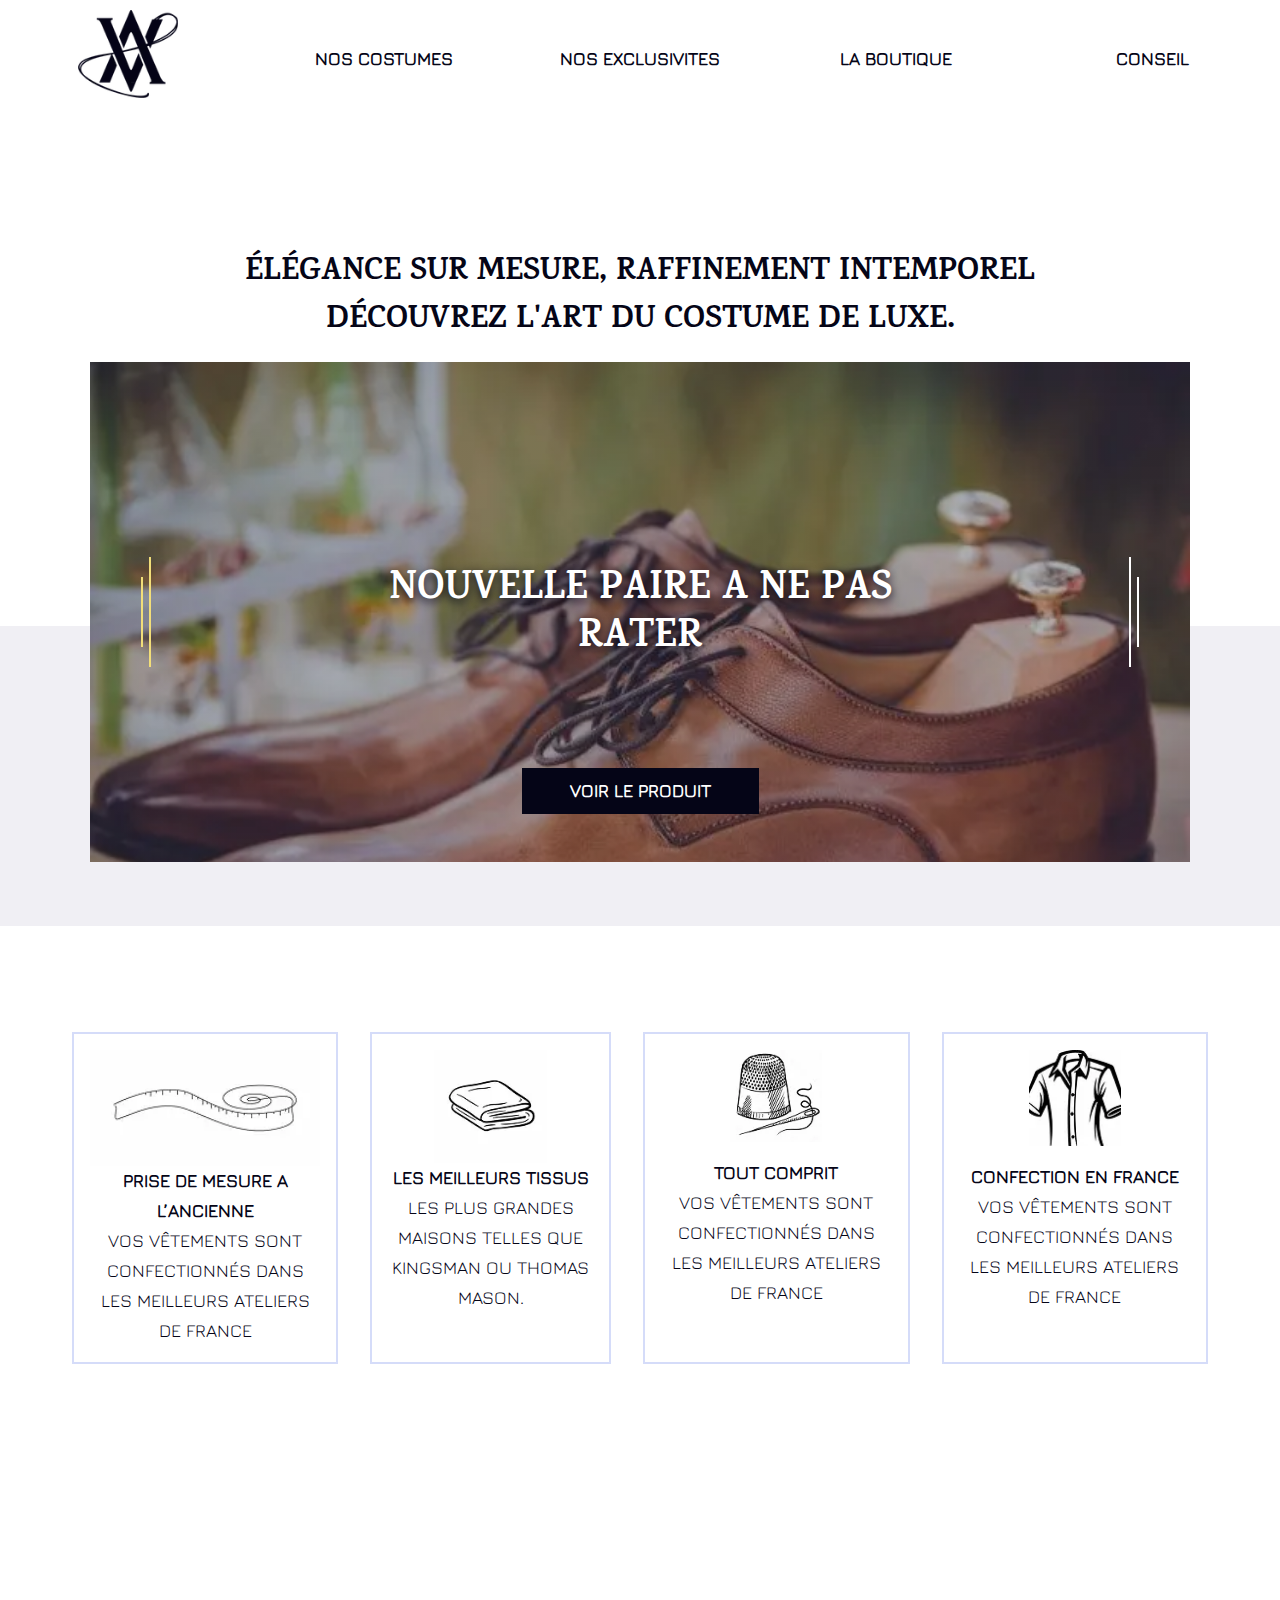
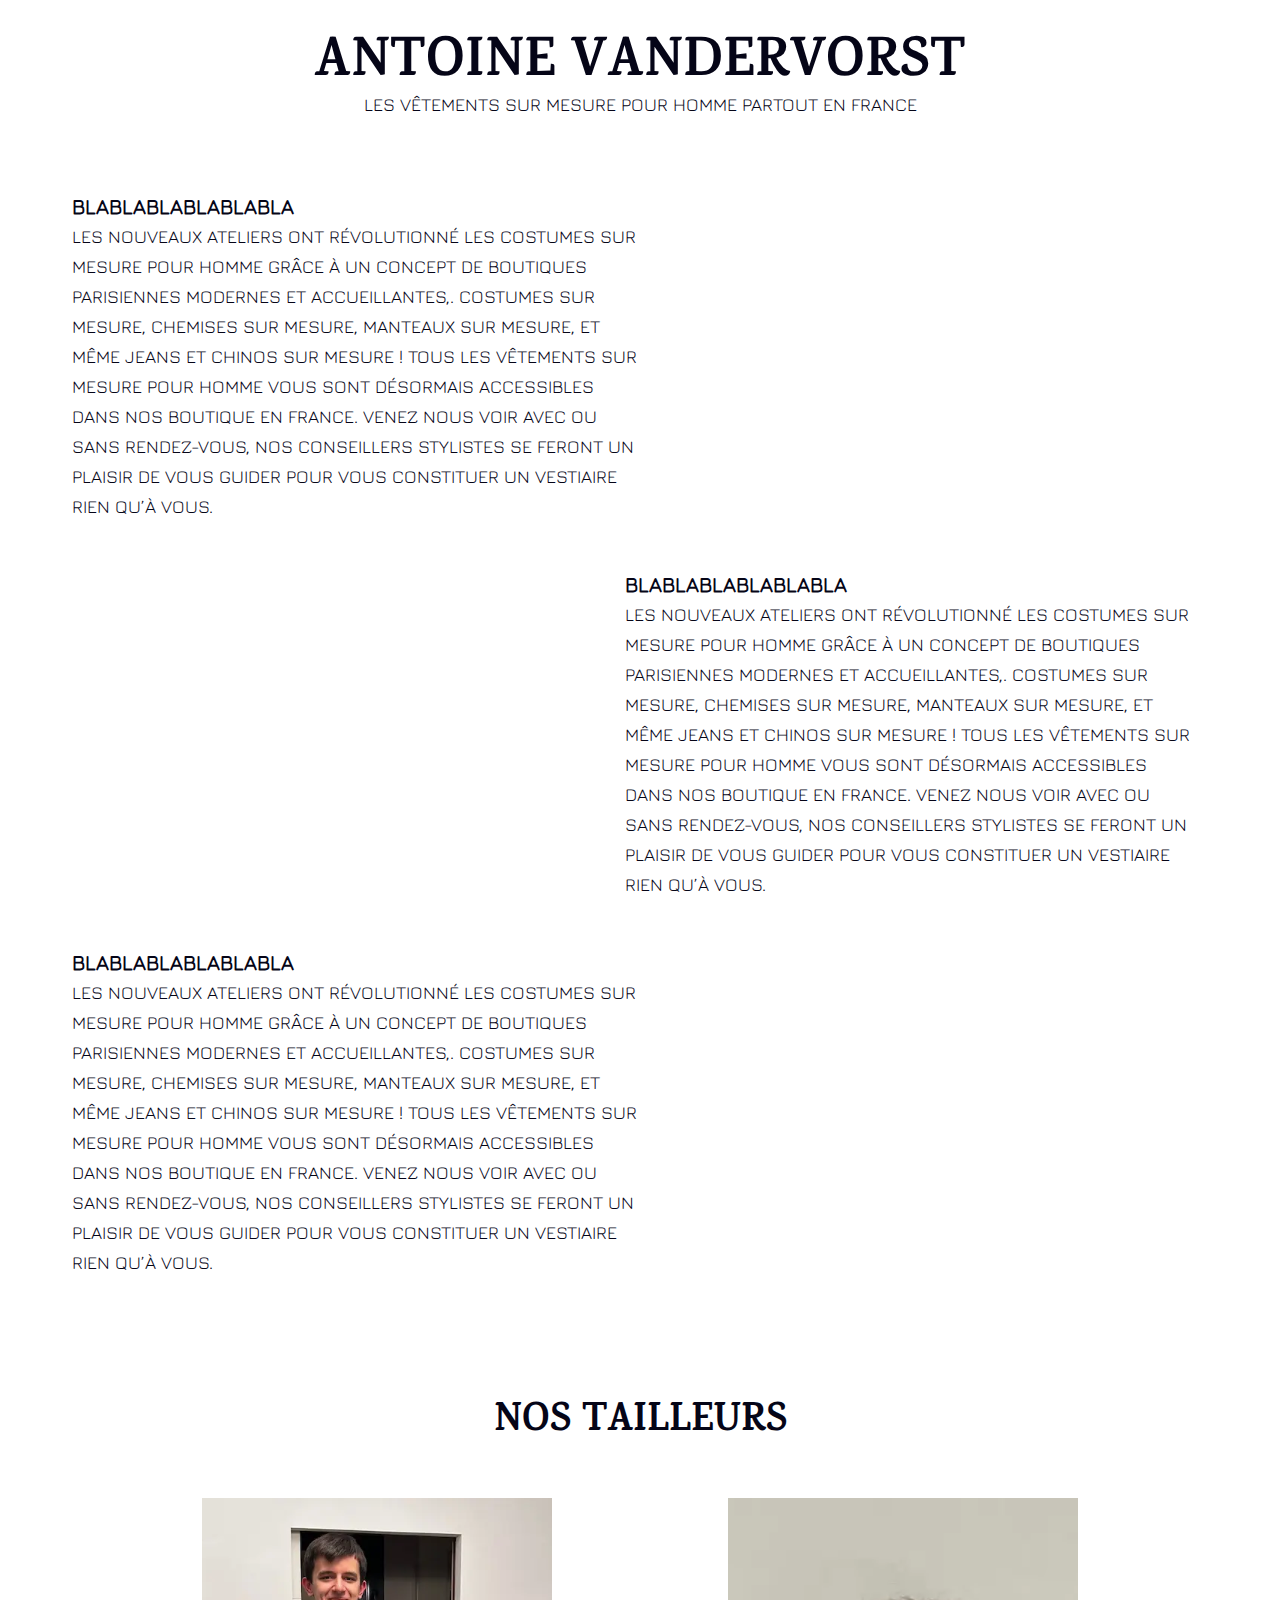
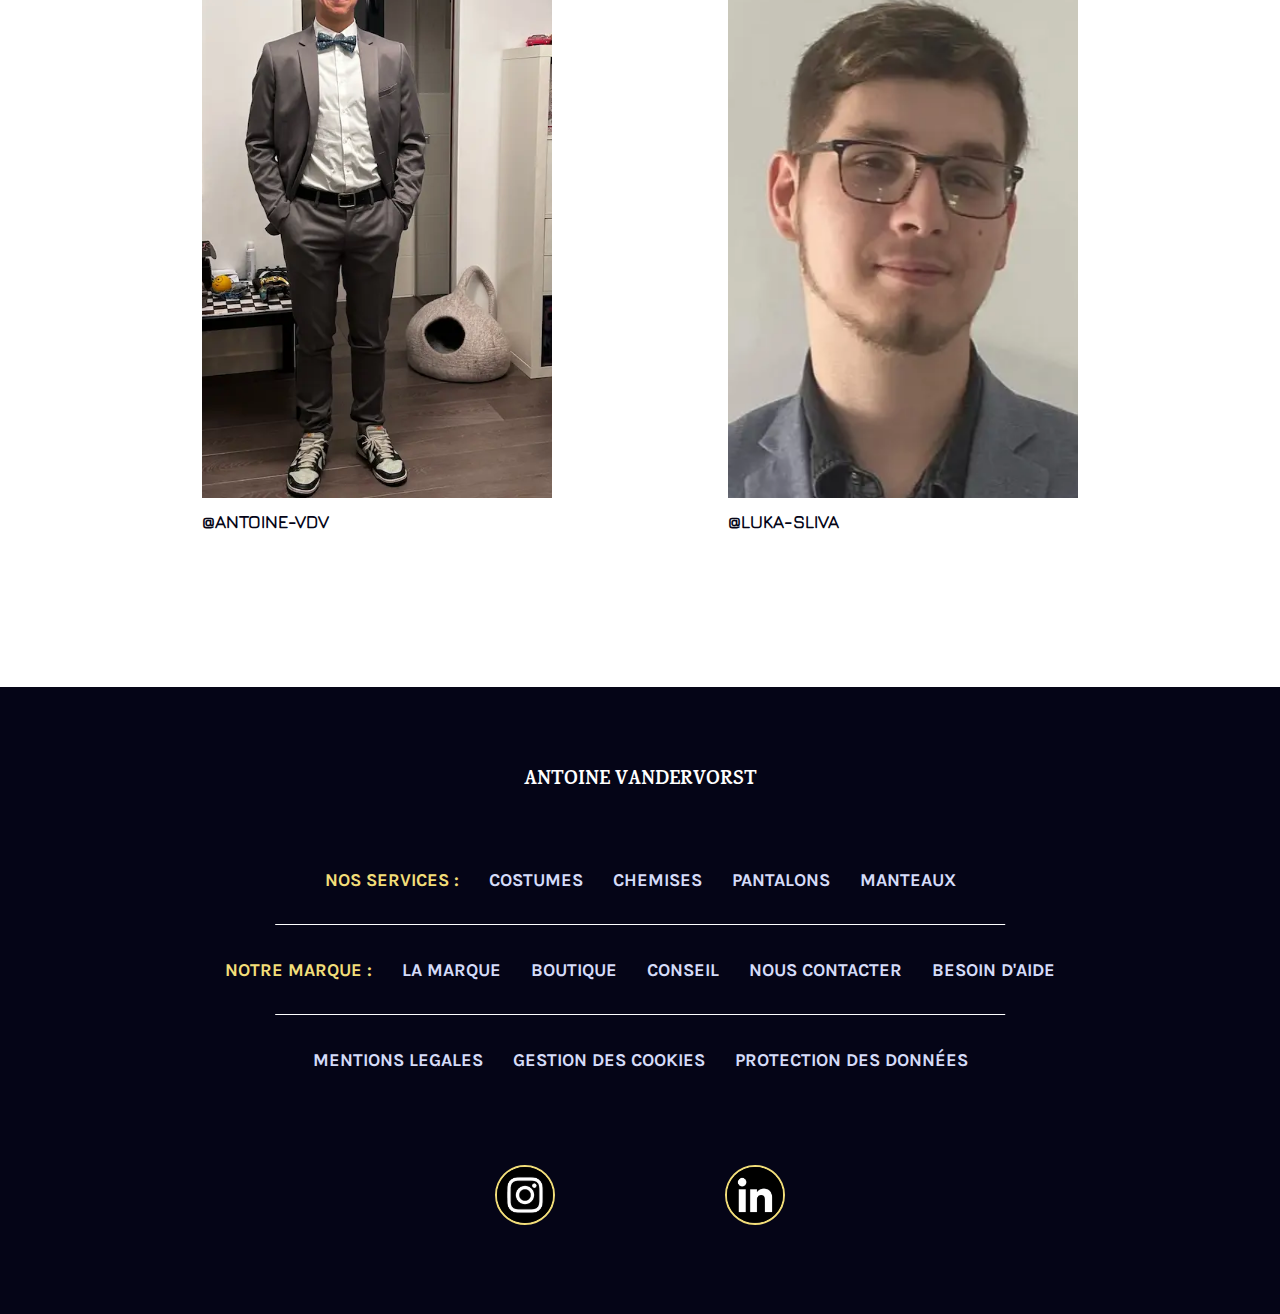
<file: index.html>
<!DOCTYPE html>
<html lang="fr">
  <head>
    <meta charset="UTF-8" />
    <meta name="viewport" content="width=device-width, initial-scale=1.0" />
    <title>Antoine Vandervorst</title>
    <link rel="stylesheet" href="styles/general.css" />
    <link rel="stylesheet" href="styles/index.css" />
  </head>
  <body>
    <header>
      <nav>
        <ul class="displayFLex">
          <li class="displayFLex">
            <a href="">
              <img
                src="assets/images/header/LOGO.webp"
                alt="Logo de la marque : Antoine Vandervorst"
              />
            </a>
          </li>
          <li class="displayFLex btnHeader">
            <a href="pages/suit.html">nos costumes</a>
          </li>
          <li class="displayFLex btnHeader">
            <a href="pages/exclusivity.html">nos exclusivites</a>
          </li>
          <li class="displayFLex btnHeader">
            <a href="pages/shop.html">la boutique</a>
          </li>
          <li class="displayFLex btnHeader">
            <a href="pages/advice.html">conseil</a>
          </li>
        </ul>
      </nav>
      <hgroup>
        <h1>
          Élégance sur mesure, raffinement intemporel <br />découvrez l'art du
          costume de luxe.
        </h1>
      </hgroup>
    </header>

    <main>
      <div id="carrousel" class="displayFLex">
        <div class="displayFLex">
          <ul class="displayFLex">
            <li>
              <article class="displayFLex" id="shoes">
                <h2>
                  Nouvelle paire a ne pas <br />
                  rater
                </h2>
                <a href="pages/suit.html">Voir le produit</a>
              </article>
            </li>
            <li>
              <article class="displayFLex" id="exclusiveSuit">
                <h2>
                  Costume exclusif a ne pas <br />
                  manquer
                </h2>
                <a href="pages/suit.html">Voir le produit</a>
              </article>
            </li>
            <li>
              <article class="displayFLex" id="suit3pieces">
                <h2>Costume trois pièce <br />incomparable</h2>
                <a href="pages/suit.html">Voir le produit</a>
              </article>
            </li>
          </ul>
          <button class="displayFLex" id="carrouselBtnLeft">
            <span></span>
            <span></span>
          </button>
          <button class="displayFLex" id="carrouselBtnRight">
            <span></span>
            <span></span>
          </button>
        </div>
      </div>

      <ul class="displayFLex" id="listInfoTissu">
        <li>
          <figure class="displayFLex">
            <img
              src="assets/images/home/element_1.webp"
              alt="Dessin d'un mètre pour mesurer"
            />
            <figcaption>
              <h4>Prise de mesure a l’ancienne</h4>
              <p>
                Vos vêtements sont confectionnés dans les meilleurs ateliers de
                France
              </p>
            </figcaption>
          </figure>
        </li>
        <li>
          <figure class="displayFLex">
            <img src="assets/images/home/element_2.webp" alt="Dessin de tissu plié" />
            <figcaption>
              <h4>Les meilleurs Tissus</h4>
              <p>
                Les plus grandes maisons telles que Kingsman ou Thomas Mason.
              </p>
            </figcaption>
          </figure>
        </li>
        <li>
          <figure class="displayFLex">
            <img
              src="assets/images/home/element_3.webp"
              alt="Dessin d'une aiguille à coudre"
            />
            <figcaption>
              <h4>Tout comprit</h4>
              <p>
                Vos vêtements sont confectionnés dans les meilleurs ateliers de
                France
              </p>
            </figcaption>
          </figure>
        </li>
        <li>
          <figure class="displayFLex">
            <img src="assets/images/home/element_4.webp" alt="Dessin d'une chemise" />
            <figcaption>
              <h4>Confection en france</h4>
              <p>
                Vos vêtements sont confectionnés dans les meilleurs ateliers de
                France
              </p>
            </figcaption>
          </figure>
        </li>
      </ul>

      <section id="antoineVandervortSection">
        <hgroup>
          <h2>Antoine Vandervorst</h2>
          <p>LES VÊTEMENTS SUR MESURE POUR HOMME Partout en France</p>
        </hgroup>

        <section>
          <h3>Blablablablablabla</h3>
          <p>
            Les Nouveaux Ateliers ont révolutionné les costumes sur mesure pour
            homme grâce à un concept de boutiques parisiennes modernes et
            accueillantes,. Costumes sur mesure, chemises sur mesure, manteaux
            sur mesure, et même jeans et chinos sur mesure ! Tous les vêtements
            sur mesure pour homme vous sont désormais accessibles dans nos
            boutique en france. Venez nous voir avec ou sans rendez-vous, nos
            conseillers stylistes se feront un plaisir de vous guider pour vous
            constituer un vestiaire rien qu’à vous.
          </p>
        </section>
        <section>
          <h3>Blablablablablabla</h3>
          <p>
            Les Nouveaux Ateliers ont révolutionné les costumes sur mesure pour
            homme grâce à un concept de boutiques parisiennes modernes et
            accueillantes,. Costumes sur mesure, chemises sur mesure, manteaux
            sur mesure, et même jeans et chinos sur mesure ! Tous les vêtements
            sur mesure pour homme vous sont désormais accessibles dans nos
            boutique en france. Venez nous voir avec ou sans rendez-vous, nos
            conseillers stylistes se feront un plaisir de vous guider pour vous
            constituer un vestiaire rien qu’à vous.
          </p>
        </section>
        <section>
          <h3>Blablablablablabla</h3>
          <p>
            Les Nouveaux Ateliers ont révolutionné les costumes sur mesure pour
            homme grâce à un concept de boutiques parisiennes modernes et
            accueillantes,. Costumes sur mesure, chemises sur mesure, manteaux
            sur mesure, et même jeans et chinos sur mesure ! Tous les vêtements
            sur mesure pour homme vous sont désormais accessibles dans nos
            boutique en france. Venez nous voir avec ou sans rendez-vous, nos
            conseillers stylistes se feront un plaisir de vous guider pour vous
            constituer un vestiaire rien qu’à vous.
          </p>
        </section>
      </section>

      <section id="nosTailleursSection">
        <h2>Nos Tailleurs</h2>
        <ul class="displayFLex">
          <li>
            <figure>
              <img
                src="assets/images/home/tailleur_1.webp"
                alt="Photographie entière d'Antoine Vandervorst en costume"
              />
              <figcaption>
                <a
                  href="https://www.linkedin.com/in/antoine-vdv/"
                  target="_blank"
                  >@antoine-VDV</a
                >
              </figcaption>
            </figure>
          </li>
          <li>
            <figure>
              <img
                src="assets/images/home/tailleur_2.webp"
                alt="Photographie de la tête de Luka Sliva"
              />
              <figcaption>
                <a
                  href="https://www.linkedin.com/in/luka-sliva/"
                  target="_blank"
                  >@luka-sliva</a
                >
              </figcaption>
            </figure>
          </li>
        </ul>
      </section>
    </main>

    <footer>
      <h2>antoine vandervorst</h2>
      <nav>
        <ul class="displayFLex">
          <li>nos services :</li>
          <li>
            <a href="pages/suit.html">costumes</a>
          </li>
          <li>
            <a href="pages/suit.html">chemises</a>
          </li>
          <li>
            <a href="pages/suit.html">pantalons</a>
          </li>
          <li>
            <a href="pages/suit.html">manteaux</a>
          </li>
        </ul>
      </nav>
      <nav>
        <ul class="displayFLex">
          <li>notre marque :</li>
          <li>
            <a href="pages/shop.html">la marque</a>
          </li>
          <li>
            <a href="pages/shop.html">boutique</a>
          </li>
          <li>
            <a href="pages/advice.html">conseil</a>
          </li>
          <li>
            <a href="pages/shop.html#informations">nous contacter</a>
          </li>
          <li>
            <a href="">besoin d'aide</a>
          </li>
        </ul>
      </nav>
      <ul class="displayFLex">
        <li>
          <a href="">mentions legales</a>
        </li>
        <li>
          <a href="">gestion des cookies</a>
        </li>
        <li>
          <a href="">protection des données</a>
        </li>
      </ul>
      <ul class="displayFLex" id="socialMedia">
        <li>
          <a href="https://www.instagram.com/" target="_blank">
            <img
              src="assets/images/footer/instagram.webp"
              alt="Logo instagram en négatif"
            />
          </a>
        </li>
        <li>
          <a href="https://www.linkedin.com/" target="_blank">
            <img
              src="assets/images/footer/linkedIn.webp"
              alt="Logo linkedin en négatif"
            />
          </a>
        </li>
      </ul>
    </footer>

    <script src="scripts/general.js"></script>
    <script src="scripts/index.js"></script>
  </body>
</html>
</file>
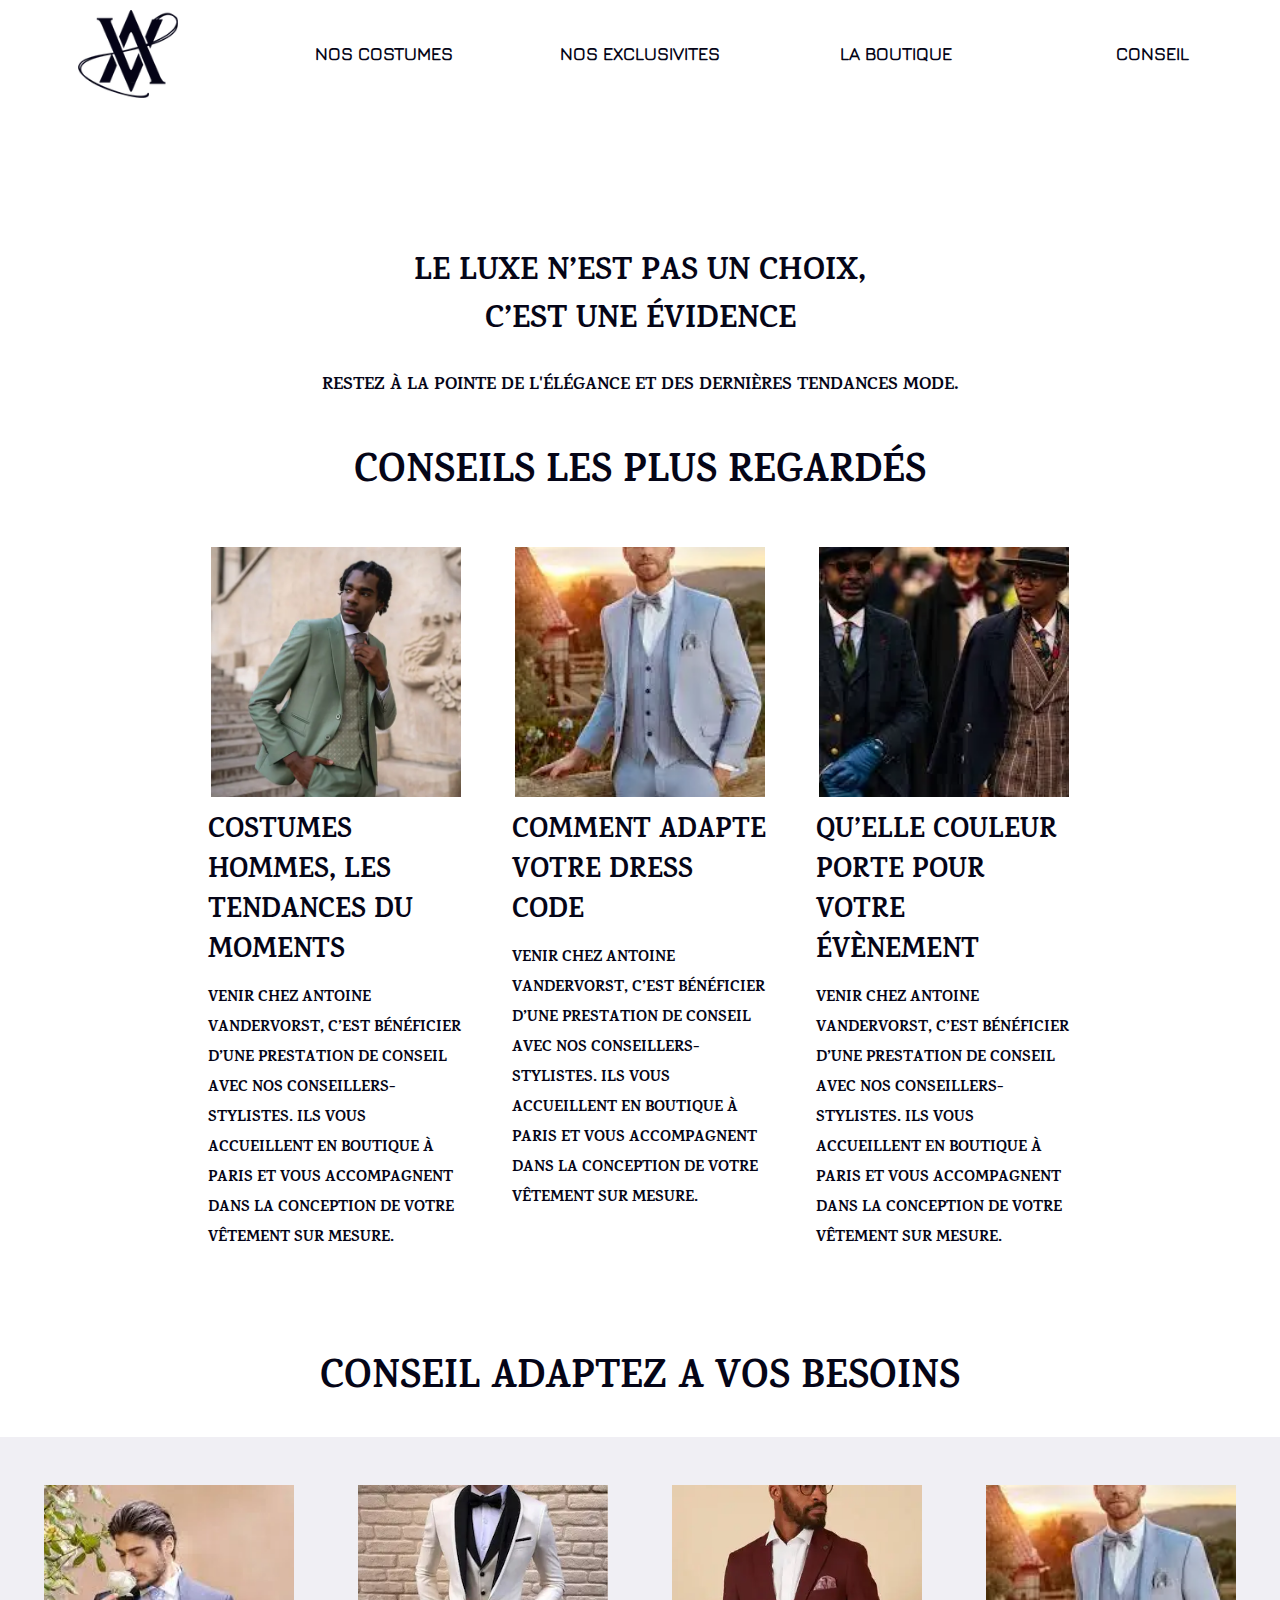
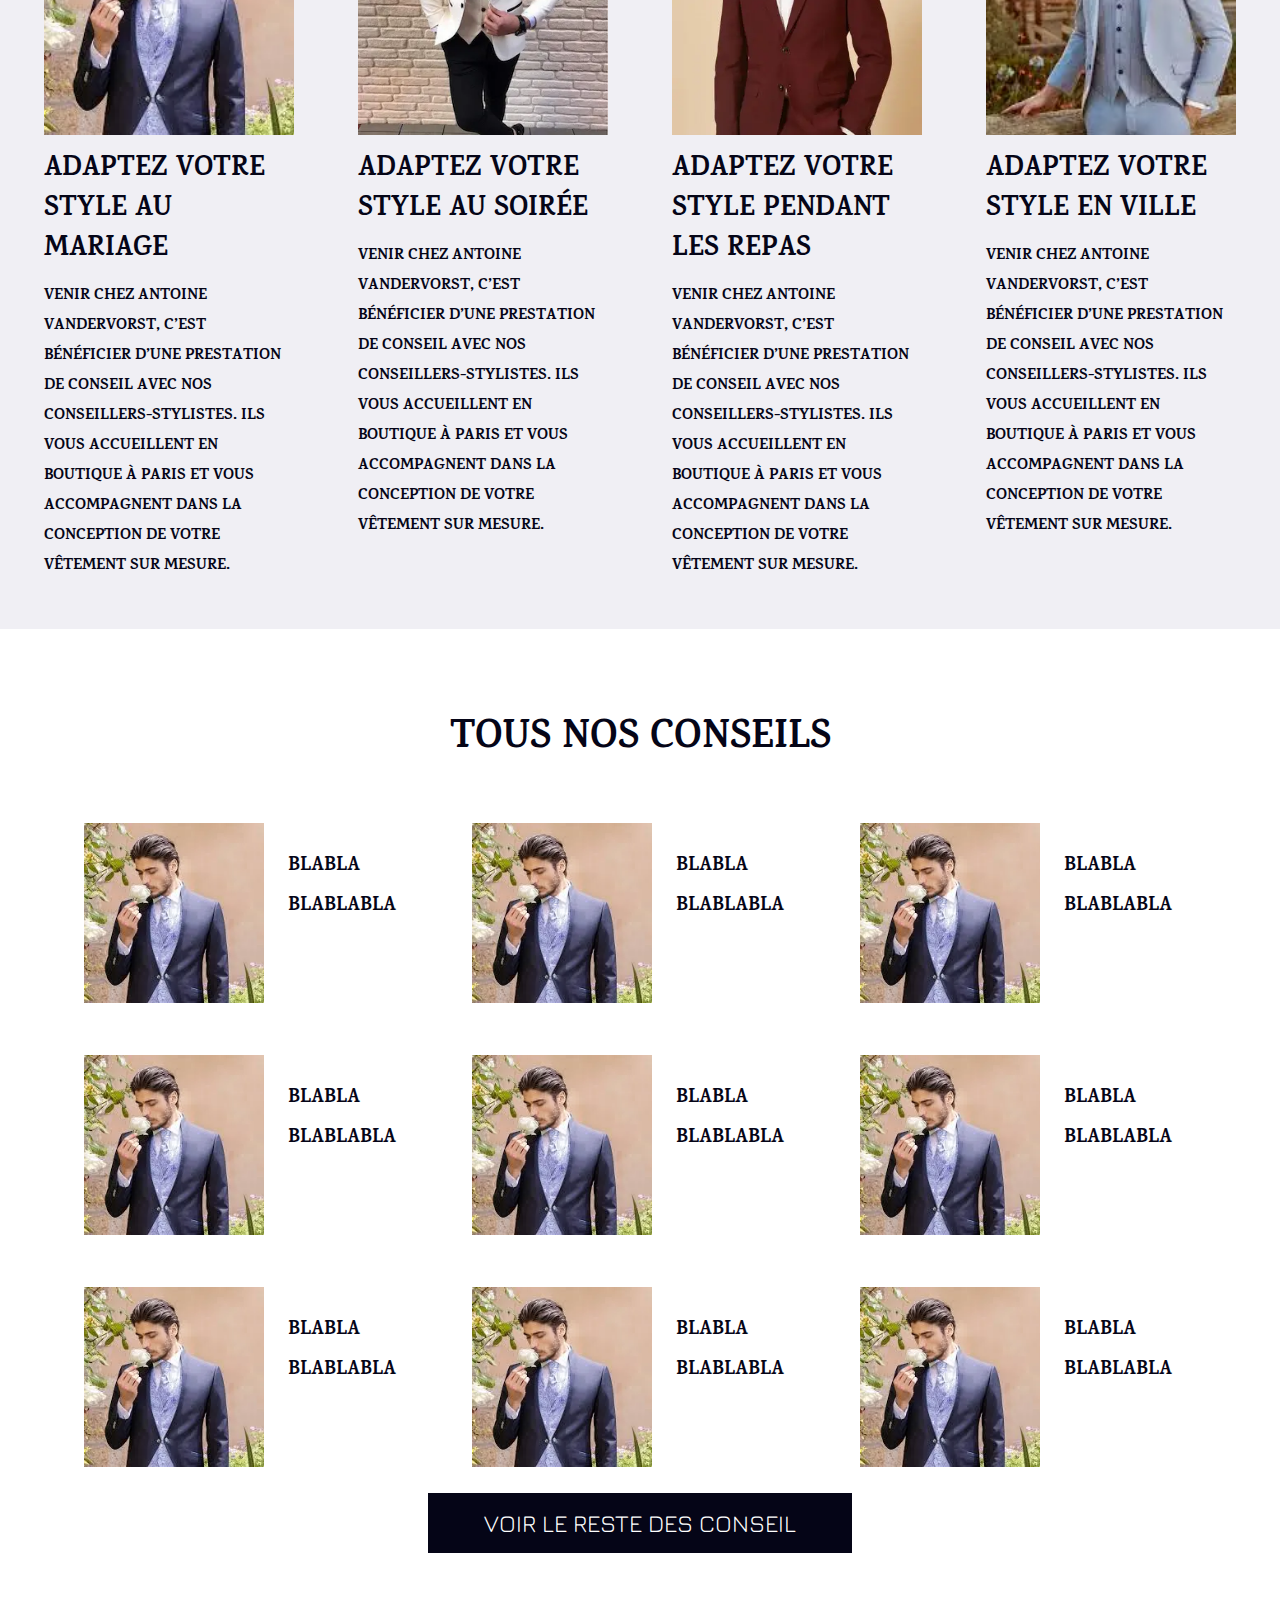
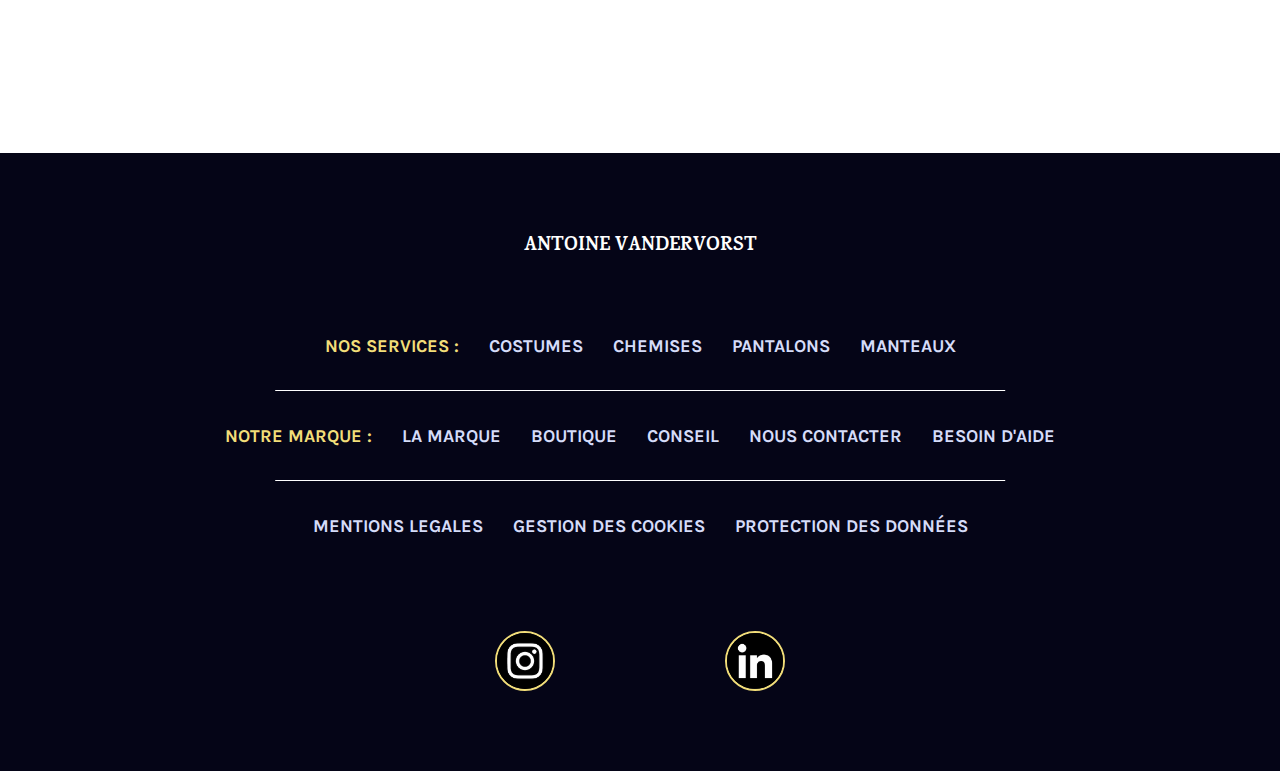
<file: pages/advice.html>
<!DOCTYPE html>
<html lang="fr">
  <head>
    <meta charset="UTF-8" />
    <meta name="viewport" content="width=device-width, initial-scale=1.0" />
    <title>Nos Conseils</title>
    <link rel="stylesheet" href="../styles/general.css" />
    <link rel="stylesheet" href="../styles/advice.css" />
  </head>
  <body>
    <header>
      <nav>
        <ul class="displayFLex">
          <li class="displayFLex">
            <a href="../index.html">
              <img
                src="../assets/images/header/LOGO.webp"
                alt="Logo de la marque : Antoine Vandervorst"
              />
            </a>
          </li>
          <li class="displayFLex btnHeader">
            <a href="suit.html">nos costumes</a>
          </li>
          <li class="displayFLex btnHeader">
            <a href="exclusivity.html">nos exclusivites</a>
          </li>
          <li class="displayFLex btnHeader">
            <a href="shop.html">la boutique</a>
          </li>
          <li class="displayFLex btnHeader">
            <a href="advice.html">conseil</a>
          </li>
        </ul>
      </nav>
      <hgroup>
        <h1>Le luxe n’est pas un choix, <br />c’est une évidence</h1>
        <p>Restez à la pointe de l'élégance et des dernières tendances mode.</p>
      </hgroup>
    </header>

    <section id="mostViewAdvice">
      <h2>Conseils les plus regardés</h2>
      <ul id="mostViewAdviceList" class="displayFLex">
        <li id="mostViewAdvice1">
          <article>
            <img
              src="../assets/images/advice/costume_1.webp"
              alt="Portrait d'un mannequin posé en 3/4 en costume vert"
            />
            <h3>Costumes Hommes, les tendances du moments</h3>
            <p>
              Venir chez Antoine Vandervorst, c’est bénéficier d’une prestation
              de conseil avec nos conseillers-stylistes. Ils vous accueillent en
              boutique à Paris et vous accompagnent dans la conception de votre
              vêtement sur mesure.
            </p>
          </article>
        </li>
        <li>
          <article>
            <img
              src="../assets/images/suit/costume_7.webp"
              alt="Photographie d'un mannequin en costume bleu clair"
            />
            <h3>Comment adapte votre dress code</h3>
            <p>
              Venir chez Antoine Vandervorst, c’est bénéficier d’une prestation
              de conseil avec nos conseillers-stylistes. Ils vous accueillent en
              boutique à Paris et vous accompagnent dans la conception de votre
              vêtement sur mesure.
            </p>
          </article>
        </li>
        <li>
          <article>
            <img
              src="../assets/images/advice/costume_9.webp"
              alt="Photographie d'une foule de personnes en costume"
            />
            <h3>Qu’elle couleur porte pour votre évènement</h3>
            <p>
              Venir chez Antoine Vandervorst, c’est bénéficier d’une prestation
              de conseil avec nos conseillers-stylistes. Ils vous accueillent en
              boutique à Paris et vous accompagnent dans la conception de votre
              vêtement sur mesure.
            </p>
          </article>
        </li>
      </ul>
      <section id="mostViewAdviceInfo" class="hidden">
        <figure>
          <figcaption>
            <p>
              L’année 2025 s’annonce comme une véritable révolution dans
              l’univers du costume masculin. Entre couleurs audacieuses, coupes
              innovantes et un retour affirmé au savoir-faire artisanal, chaque
              détail contribue à redéfinir le chic intemporel. La mode masculine
              fusionne tradition et modernité, créant des pièces qui ne se
              contentent pas de d’habiller, mais racontent une histoire et
              incarnent une personnalité.
            </p>
          </figcaption>
          <img
            src="../assets/images/advice/costume_8.webp"
            alt="5 photographies côte à côte de 5 mannequins en costume blanc, bleu turquoise, bleu clair et rose"
          />
        </figure>

        <figure>
          <figcaption>
            <h3>Des couleurs de plus en plus innovantes</h3>
            <p>
              En 2025, la palette chromatique du costume se libère des
              conventions tout en sublimant l’élégance classique. Le vert, en
              particulier, s’impose comme une teinte phare, explorant des
              nuances riches et variées, du vert profond au vert pâle du
              céladon. Cette couleur, raffinée et audacieuse, trouve
              naturellement sa place lors d’occasions solennelles comme les
              mariages.
            </p>
            <p>
              Parallèlement, les teintes neutres telles que le beige et le
              terracotta ajoutent une touche de modernité subtile, se mariant
              parfaitement avec les indémodables noir et bleu marine. Les
              esprits plus aventuriers pourront explorer des couleurs vibrantes
              comme le pourpre ou l’orange, tandis que les amateurs de sobriété
              opteront pour des tons comme le gris ardoise ou le kaki, emblèmes
              d’une élégance discrète. Quelle que soit la teinte choisie, le
              costume devient le reflet d’une individualité assumée.
            </p>
          </figcaption>
          <img
            src="../assets/images/advice/costume_5.webp"
            alt="Photographie de 3 mannequins en costume bleu clair, rose, cyan assis l'un à côté de l'autre zoomé sur le bas"
          />
        </figure>

        <figure>
          <figcaption>
            <h3>Des coupes et les silhouettes audacieuses</h3>
            <p>
              Les silhouettes masculines de 2025 jouent sur les contrastes,
              combinant structure et fluidité. Les coupes oversized continuent
              de dominer, offrant une sensation de liberté et un confort sans
              compromis. Associées à des matières légères et des textures
              riches, elles réinventent le costume pour des occasions tant
              formelles que décontractées.
            </p>
            <p>
              Le costume croisé, véritable icône de l’élégance, signe un retour
              spectaculaire avec des revers larges et des lignes sculptées qui
              structurent la silhouette. Ce style, à la fois audacieux et
              sophistiqué, se prête aussi bien aux rendez-vous professionnels
              qu’aux soirées d’exception, affirmant une esthétique aussi moderne
              qu’intemporelle.
            </p>
          </figcaption>
          <img
            src="../assets/images/advice/costume_7.webp"
            alt="Photographie d'un mannequin en costume bleu avec des lunettes de soleil reserrant les manches au niveau des poignets"
          />
        </figure>
      </section>
    </section>
    <section id="adviceNeed">
      <h2>CONSEIL ADAPTEZ A VOS BESOINS</h2>
      <ul id="adviceNeedList" class="displayFLex">
        <li id="adviceNeed1">
          <article>
            <img
              src="../assets/images/advice/costume_6.webp"
              alt="Photographie d'un mannequin en costume qui sent une fleur dans sa main"
            />
            <h3>Adaptez votre style au mariage</h3>
            <p>
              Venir chez Antoine Vandervorst, c’est bénéficier d’une prestation
              de conseil avec nos conseillers-stylistes. Ils vous accueillent en
              boutique à Paris et vous accompagnent dans la conception de votre
              vêtement sur mesure.
            </p>
          </article>
        </li>
        <li>
          <article>
            <img
              src="../assets/images/advice/costume_4.webp"
              alt="Photographie d'un mannequin en costume blanc zoomé sur son buste"
            />
            <h3>Adaptez votre style au Soirée</h3>
            <p>
              Venir chez Antoine Vandervorst, c’est bénéficier d’une prestation
              de conseil avec nos conseillers-stylistes. Ils vous accueillent en
              boutique à Paris et vous accompagnent dans la conception de votre
              vêtement sur mesure.
            </p>
          </article>
        </li>
        <li>
          <article>
            <img
              src="../assets/images/advice/costume_3.webp"
              alt="Photographie d'un mannequin en costume rouge de profil avec une main dans la poche"
            />
            <h3>Adaptez votre style pendant les repas</h3>
            <p>
              Venir chez Antoine Vandervorst, c’est bénéficier d’une prestation
              de conseil avec nos conseillers-stylistes. Ils vous accueillent en
              boutique à Paris et vous accompagnent dans la conception de votre
              vêtement sur mesure.
            </p>
          </article>
        </li>
        <li>
          <article>
            <img
              src="../assets/images/suit/costume_7.webp"
              alt="Photographie d'un mannequin en costume bleu clair"
            />
            <h3>Adaptez votre style en ville</h3>
            <p>
              Venir chez Antoine Vandervorst, c’est bénéficier d’une prestation
              de conseil avec nos conseillers-stylistes. Ils vous accueillent en
              boutique à Paris et vous accompagnent dans la conception de votre
              vêtement sur mesure.
            </p>
          </article>
        </li>
      </ul>
      <section id="adviceNeedInfo" class="hidden">
        <figure>
          <figcaption>
            <p>
              L’année 2025 s’annonce comme une véritable révolution dans
              l’univers du costume masculin. Entre couleurs audacieuses, coupes
              innovantes et un retour affirmé au savoir-faire artisanal, chaque
              détail contribue à redéfinir le chic intemporel. La mode masculine
              fusionne tradition et modernité, créant des pièces qui ne se
              contentent pas de d’habiller, mais racontent une histoire et
              incarnent une personnalité.
            </p>
          </figcaption>
          <img
            src="../assets/images/advice/costume_2.webp"
            alt="Photographie d'un couple marié en costume beige et robe blanche"
          />
        </figure>

        <figure>
          <figcaption>
            <h3>Des couleurs de plus en plus innovantes</h3>
            <p>
              En 2025, la palette chromatique du costume se libère des
              conventions tout en sublimant l’élégance classique. Le vert, en
              particulier, s’impose comme une teinte phare, explorant des
              nuances riches et variées, du vert profond au vert pâle du
              céladon. Cette couleur, raffinée et audacieuse, trouve
              naturellement sa place lors d’occasions solennelles comme les
              mariages.
            </p>
            <p>
              Parallèlement, les teintes neutres telles que le beige et le
              terracotta ajoutent une touche de modernité subtile, se mariant
              parfaitement avec les indémodables noir et bleu marine. Les
              esprits plus aventuriers pourront explorer des couleurs vibrantes
              comme le pourpre ou l’orange, tandis que les amateurs de sobriété
              opteront pour des tons comme le gris ardoise ou le kaki, emblèmes
              d’une élégance discrète. Quelle que soit la teinte choisie, le
              costume devient le reflet d’une individualité assumée.
            </p>
          </figcaption>
          <img
            src="../assets/images/advice/costume_5.webp"
            alt="Photographie de 3 mannequins en costume bleu clair, rose, cyan assis l'un à côté de l'autre zoomé sur le bas"
          />
        </figure>
      </section>
    </section>
    <section id="allAdvices">
      <h2>Tous nos conseils</h2>
      <ul class="displayFLex">
        <li>
          <article class="displayFLex">
            <img
              src="../assets/images/advice/costume_6.webp"
              alt="Photographie d'un mannequin en costume qui sent une fleur dans sa main"
            />
            <h3>
              Blabla <br />
              blablabla
            </h3>
          </article>
        </li>
        <li>
          <article class="displayFLex">
            <img
              src="../assets/images/advice/costume_6.webp"
              alt="Photographie d'un mannequin en costume qui sent une fleur dans sa main"
            />
            <h3>
              Blabla <br />
              blablabla
            </h3>
          </article>
        </li>
        <li>
          <article class="displayFLex">
            <img
              src="../assets/images/advice/costume_6.webp"
              alt="Photographie d'un mannequin en costume qui sent une fleur dans sa main"
            />
            <h3>
              Blabla <br />
              blablabla
            </h3>
          </article>
        </li>
        <li>
          <article class="displayFLex">
            <img
              src="../assets/images/advice/costume_6.webp"
              alt="Photographie d'un mannequin en costume qui sent une fleur dans sa main"
            />
            <h3>
              Blabla <br />
              blablabla
            </h3>
          </article>
        </li>
        <li>
          <article class="displayFLex">
            <img
              src="../assets/images/advice/costume_6.webp"
              alt="Photographie d'un mannequin en costume qui sent une fleur dans sa main"
            />
            <h3>
              Blabla <br />
              blablabla
            </h3>
          </article>
        </li>
        <li>
          <article class="displayFLex">
            <img
              src="../assets/images/advice/costume_6.webp"
              alt="Photographie d'un mannequin en costume qui sent une fleur dans sa main"
            />
            <h3>
              Blabla <br />
              blablabla
            </h3>
          </article>
        </li>
        <li>
          <article class="displayFLex">
            <img
              src="../assets/images/advice/costume_6.webp"
              alt="Photographie d'un mannequin en costume qui sent une fleur dans sa main"
            />
            <h3>
              Blabla <br />
              blablabla
            </h3>
          </article>
        </li>
        <li>
          <article class="displayFLex">
            <img
              src="../assets/images/advice/costume_6.webp"
              alt="Photographie d'un mannequin en costume qui sent une fleur dans sa main"
            />
            <h3>
              Blabla <br />
              blablabla
            </h3>
          </article>
        </li>
        <li>
          <article class="displayFLex">
            <img
              src="../assets/images/advice/costume_6.webp"
              alt="Photographie d'un mannequin en costume qui sent une fleur dans sa main"
            />
            <h3>
              Blabla <br />
              blablabla
            </h3>
          </article>
        </li>
      </ul>
      <button>Voir le reste des conseil</button>
    </section>
    <footer>
      <h2>antoine vandervorst</h2>
      <nav>
        <ul class="displayFLex">
          <li>nos services :</li>
          <li>
            <a href="suit.html">costumes</a>
          </li>
          <li>
            <a href="suit.html">chemises</a>
          </li>
          <li>
            <a href="suit.html">pantalons</a>
          </li>
          <li>
            <a href="suit.html">manteaux</a>
          </li>
        </ul>
      </nav>
      <nav>
        <ul class="displayFLex">
          <li>notre marque :</li>
          <li>
            <a href="shop.html">la marque</a>
          </li>
          <li>
            <a href="shop.html">boutique</a>
          </li>
          <li>
            <a href="advice.html">conseil</a>
          </li>
          <li>
            <a href="shop.html#informations">nous contacter</a>
          </li>
          <li>
            <a href="">besoin d'aide</a>
          </li>
        </ul>
      </nav>
      <ul class="displayFLex">
        <li>
          <a href="">mentions legales</a>
        </li>
        <li>
          <a href="">gestion des cookies</a>
        </li>
        <li>
          <a href="">protection des données</a>
        </li>
      </ul>
      <ul class="displayFLex" id="socialMedia">
        <li>
          <a href="https://www.instagram.com/" target="_blank">
            <img
              src="../assets/images/footer/instagram.webp"
              alt="Logo instagram en négatif"
            />
          </a>
        </li>
        <li>
          <a href="https://www.linkedin.com/" target="_blank">
            <img
              src="../assets/images/footer/linkedIn.webp"
              alt="Logo linkedin en négatif"
            />
          </a>
        </li>
      </ul>
    </footer>
    <script src="../scripts/general.js"></script>
    <script src="../scripts/advice.js"></script>
  </body>
</html>
</file>
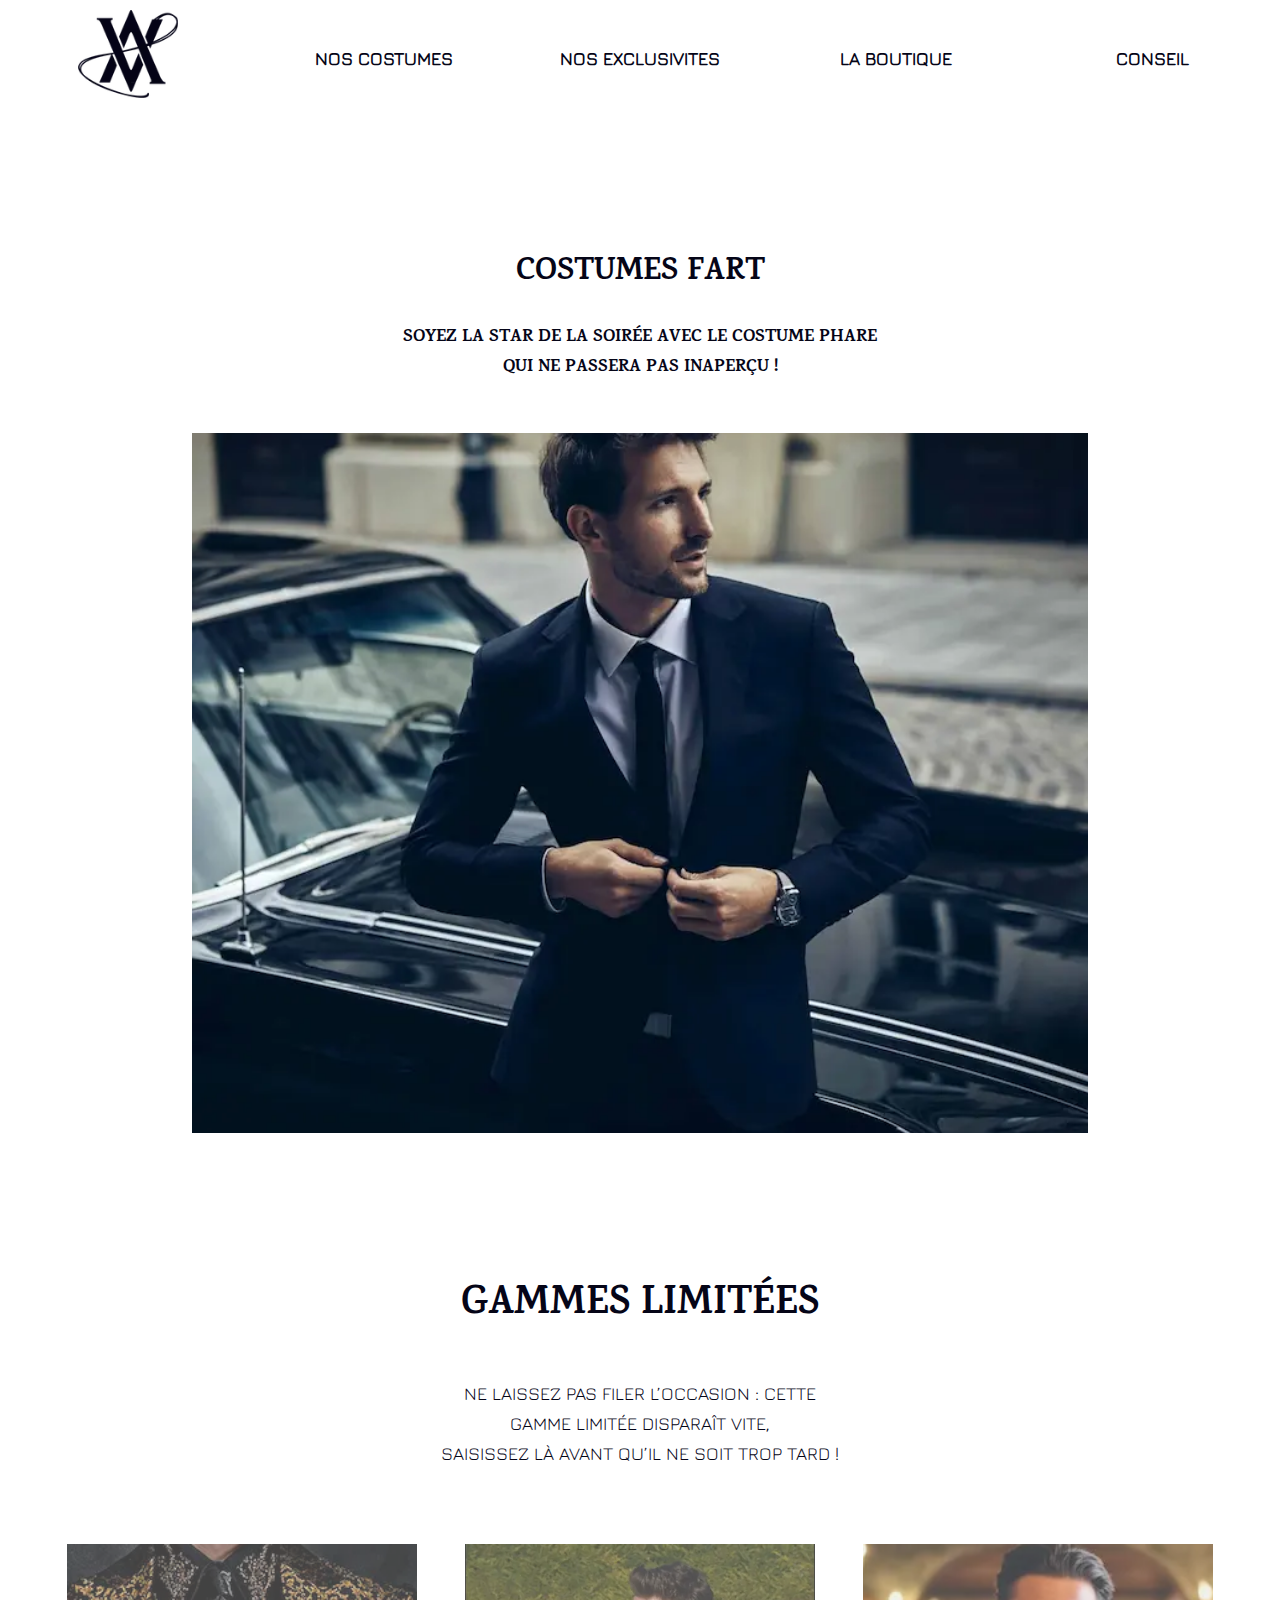
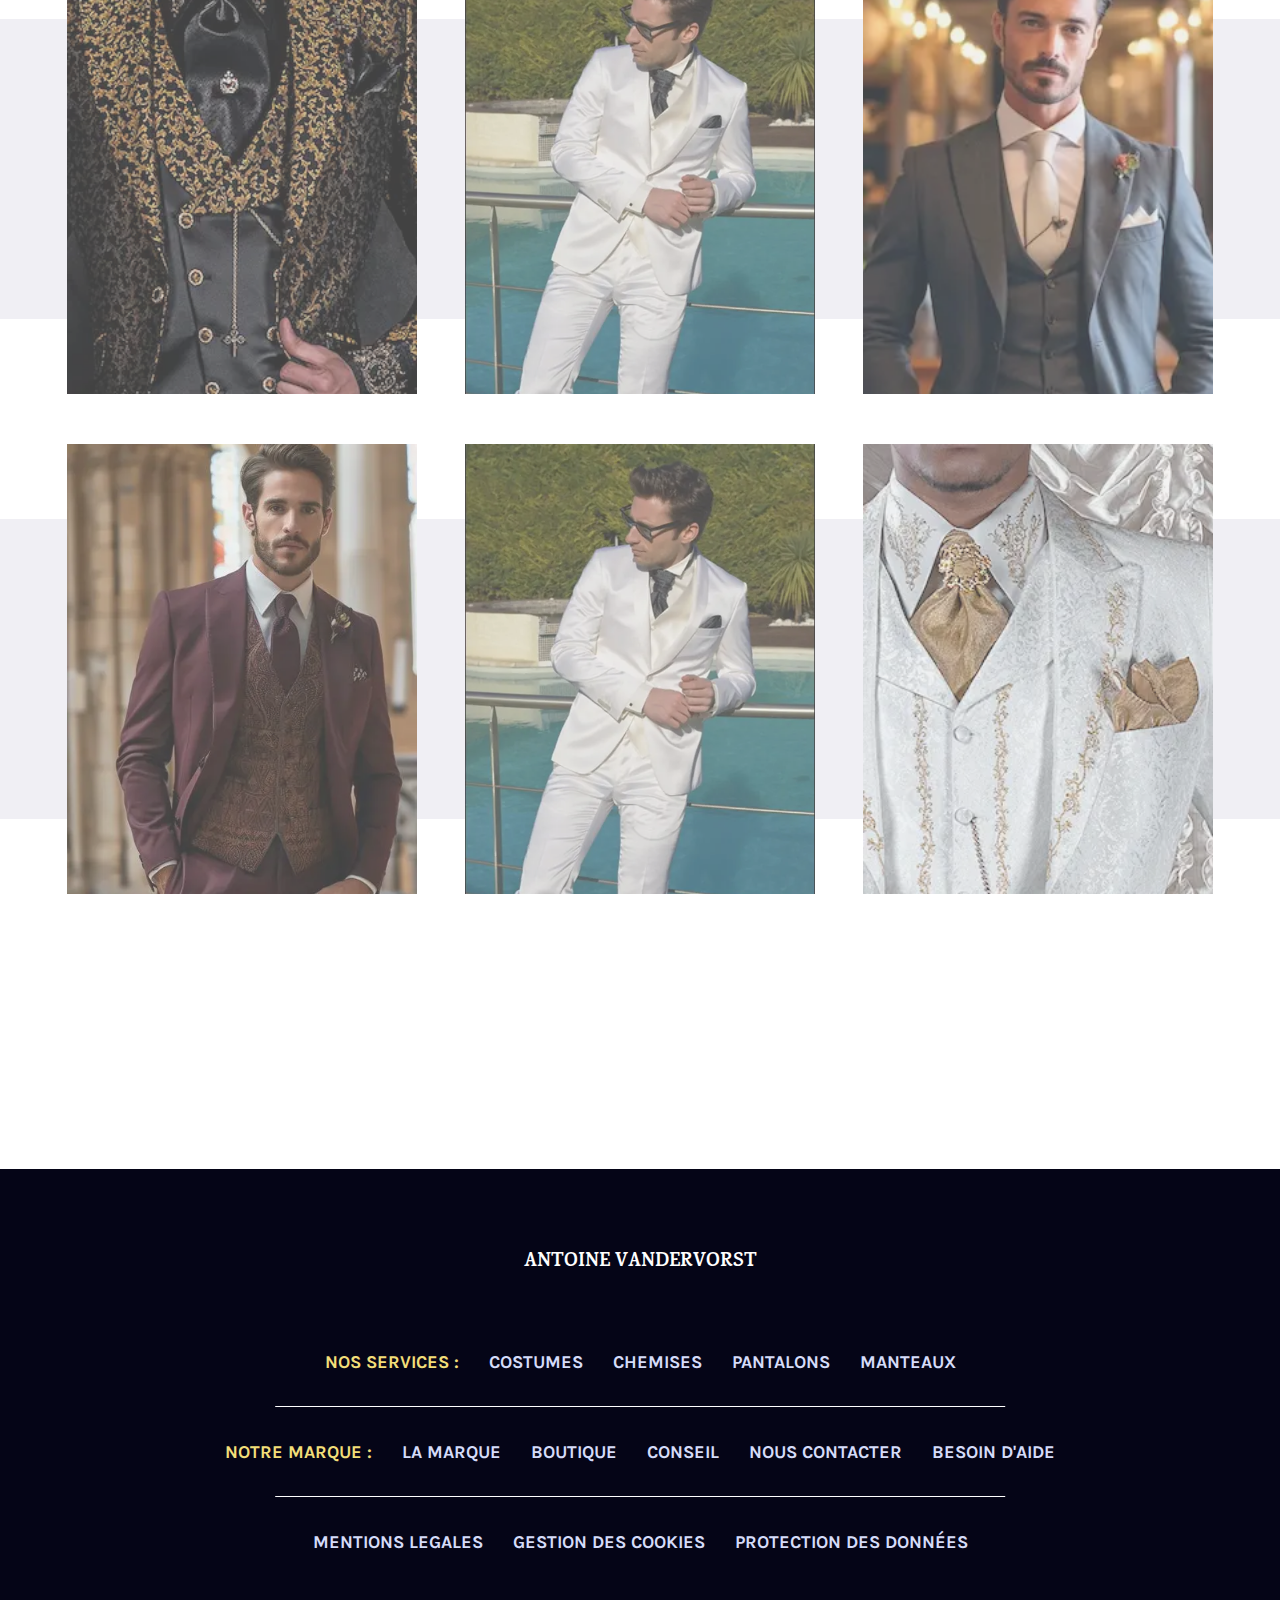
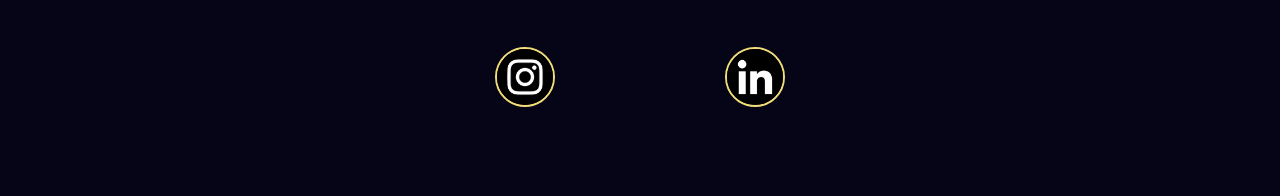
<file: pages/exclusivity.html>
<!DOCTYPE html>
<html lang="fr">
  <head>
    <meta charset="UTF-8" />
    <meta name="viewport" content="width=device-width, initial-scale=1.0" />
    <title>Nos Exclusivités</title>
    <link rel="stylesheet" href="../styles/general.css" />
    <link rel="stylesheet" href="../styles/exclusivity.css" />
  </head>
  <body>
    <header>
      <nav>
        <ul class="displayFLex">
          <li class="displayFLex">
            <a href="../index.html">
              <img
                src="../assets/images/header/LOGO.webp"
                alt="Logo de la marque : Antoine Vandervorst"
              />
            </a>
          </li>
          <li class="displayFLex btnHeader">
            <a href="suit.html">nos costumes</a>
          </li>
          <li class="displayFLex btnHeader">
            <a href="exclusivity.html">nos exclusivites</a>
          </li>
          <li class="displayFLex btnHeader">
            <a href="shop.html">la boutique</a>
          </li>
          <li class="displayFLex btnHeader">
            <a href="advice.html">conseil</a>
          </li>
        </ul>
      </nav>
      <hgroup>
        <h1>costumes fart</h1>
        <p>
          Soyez la star de la soirée avec le costume phare <br />qui ne passera
          pas inaperçu !
        </p>
      </hgroup>
    </header>

    <main>
      <img
        src="../assets/images/exclusivity/costume_8.webp"
        alt="Photographie d'un mannequin de profil resserant la veste de son costume"
        id="imgHero"
      />

      <section id="limitedRangeSection">
        <hgroup>
          <h2>gammes limitées</h2>
          <p>
            Ne laissez pas filer l’occasion : cette <br />
            gamme limitée disparaît vite, <br />
            saisissez là avant qu’il ne soit trop tard !
          </p>
        </hgroup>
        <ul class="displayFLex choiceLimitedRange">
          <li class="limitedRangeChoice" id="R1choice1">
            <img
              src="../assets/images/exclusivity/costume_9.webp"
              alt="Photographie zoomée sur la veste d'un mannequin en costume noir"
            />
            <div class="layer"></div>
          </li>
          <li class="limitedRangeChoice" id="R1choice2">
            <img
              src="../assets/images/exclusivity/costume_10.webp"
              alt="Photographie d'un mannequin de profil en costume blanc posé à la rambarde d'un bateau"
            />
            <div class="layer"></div>
          </li>
          <li class="limitedRangeChoice" id="R1choice3">
            <img
              src="../assets/images/exclusivity/costume_11.webp"
              alt="Photographie d'un mannequin en costume de face"
            />
            <div class="layer"></div>
          </li>
        </ul>
        <ul class="displayFLex choiceLimitedRange">
          <li class="limitedRangeChoice" id="R2choice1">
            <img
              src="../assets/images/exclusivity/costume_13.webp"
              alt="Photographie d'un mannequin en costume les mains dans les poches"
            />
            <div class="layer"></div>
          </li>
          <li class="limitedRangeChoice" id="R2choice2">
            <img
              src="../assets/images/exclusivity/costume_10.webp"
              alt="Photographie d'un mannequin de profil en costume blanc posé à la rambarde d'un bateau"
            />
            <div class="layer"></div>
          </li>
          <li class="limitedRangeChoice" id="R2choice3">
            <img
              src="../assets/images/exclusivity/costume_12.webp"
              alt="Photographie zoomée sur la veste d'un mannequin en costume blanc"
            />
            <div class="layer"></div>
          </li>
        </ul>
        <ul class="displayFLex" id="limitedRangeInfo"></ul>
      </section>
    </main>

    <footer>
      <h2>antoine vandervorst</h2>
      <nav>
        <ul class="displayFLex">
          <li>nos services :</li>
          <li>
            <a href="suit.html">costumes</a>
          </li>
          <li>
            <a href="suit.html">chemises</a>
          </li>
          <li>
            <a href="suit.html">pantalons</a>
          </li>
          <li>
            <a href="suit.html">manteaux</a>
          </li>
        </ul>
      </nav>
      <nav>
        <ul class="displayFLex">
          <li>notre marque :</li>
          <li>
            <a href="shop.html">la marque</a>
          </li>
          <li>
            <a href="shop.html">boutique</a>
          </li>
          <li>
            <a href="advice.html">conseil</a>
          </li>
          <li>
            <a href="shop.html#informations">nous contacter</a>
          </li>
          <li>
            <a href="">besoin d'aide</a>
          </li>
        </ul>
      </nav>
      <ul class="displayFLex">
        <li>
          <a href="">mentions legales</a>
        </li>
        <li>
          <a href="">gestion des cookies</a>
        </li>
        <li>
          <a href="">protection des données</a>
        </li>
      </ul>
      <ul class="displayFLex" id="socialMedia">
        <li>
          <a href="https://www.instagram.com/" target="_blank">
            <img
              src="../assets/images/footer/instagram.webp"
              alt="Logo instagram en négatif"
            />
          </a>
        </li>
        <li>
          <a href="https://www.linkedin.com/" target="_blank">
            <img
              src="../assets/images/footer/linkedIn.webp"
              alt="Logo linkedin en négatif"
            />
          </a>
        </li>
      </ul>
    </footer>
    <script src="../scripts/general.js"></script>
    <script src="../scripts/exclusivity.js"></script>
  </body>
</html>
</file>
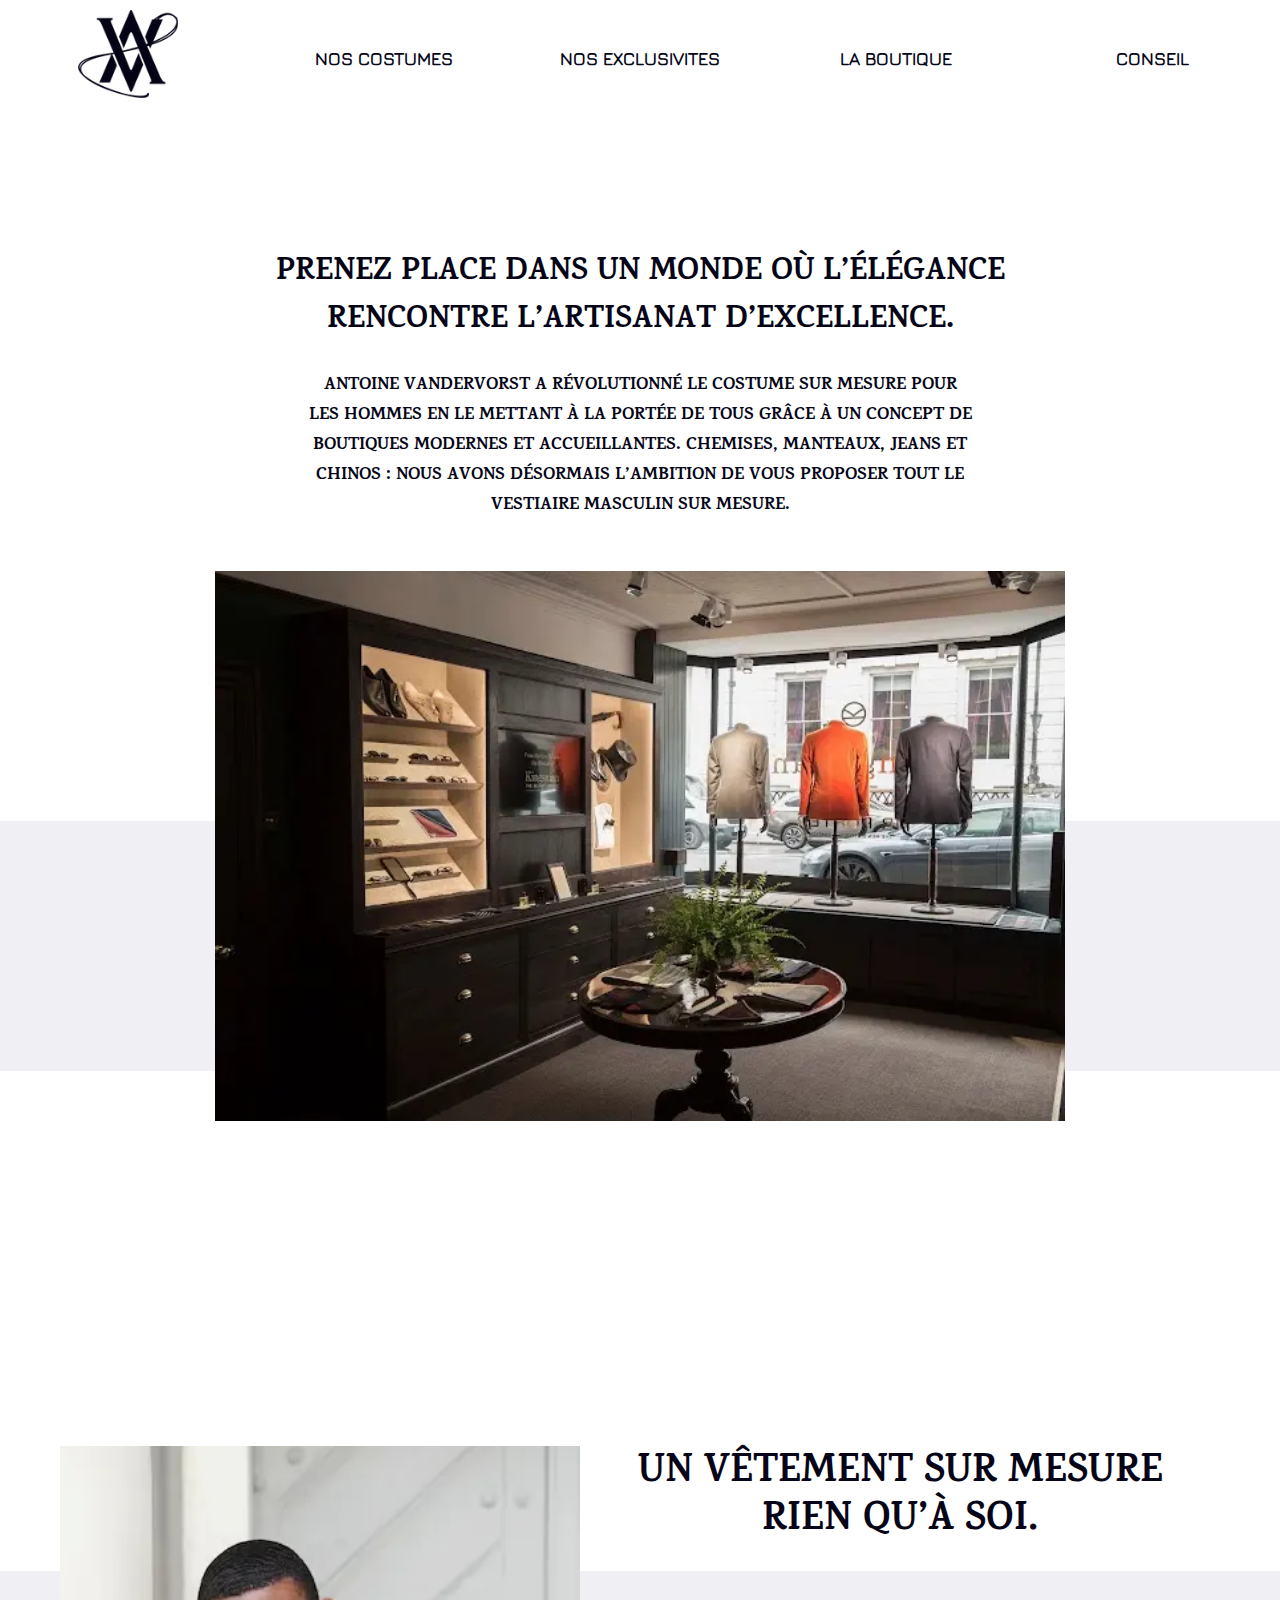
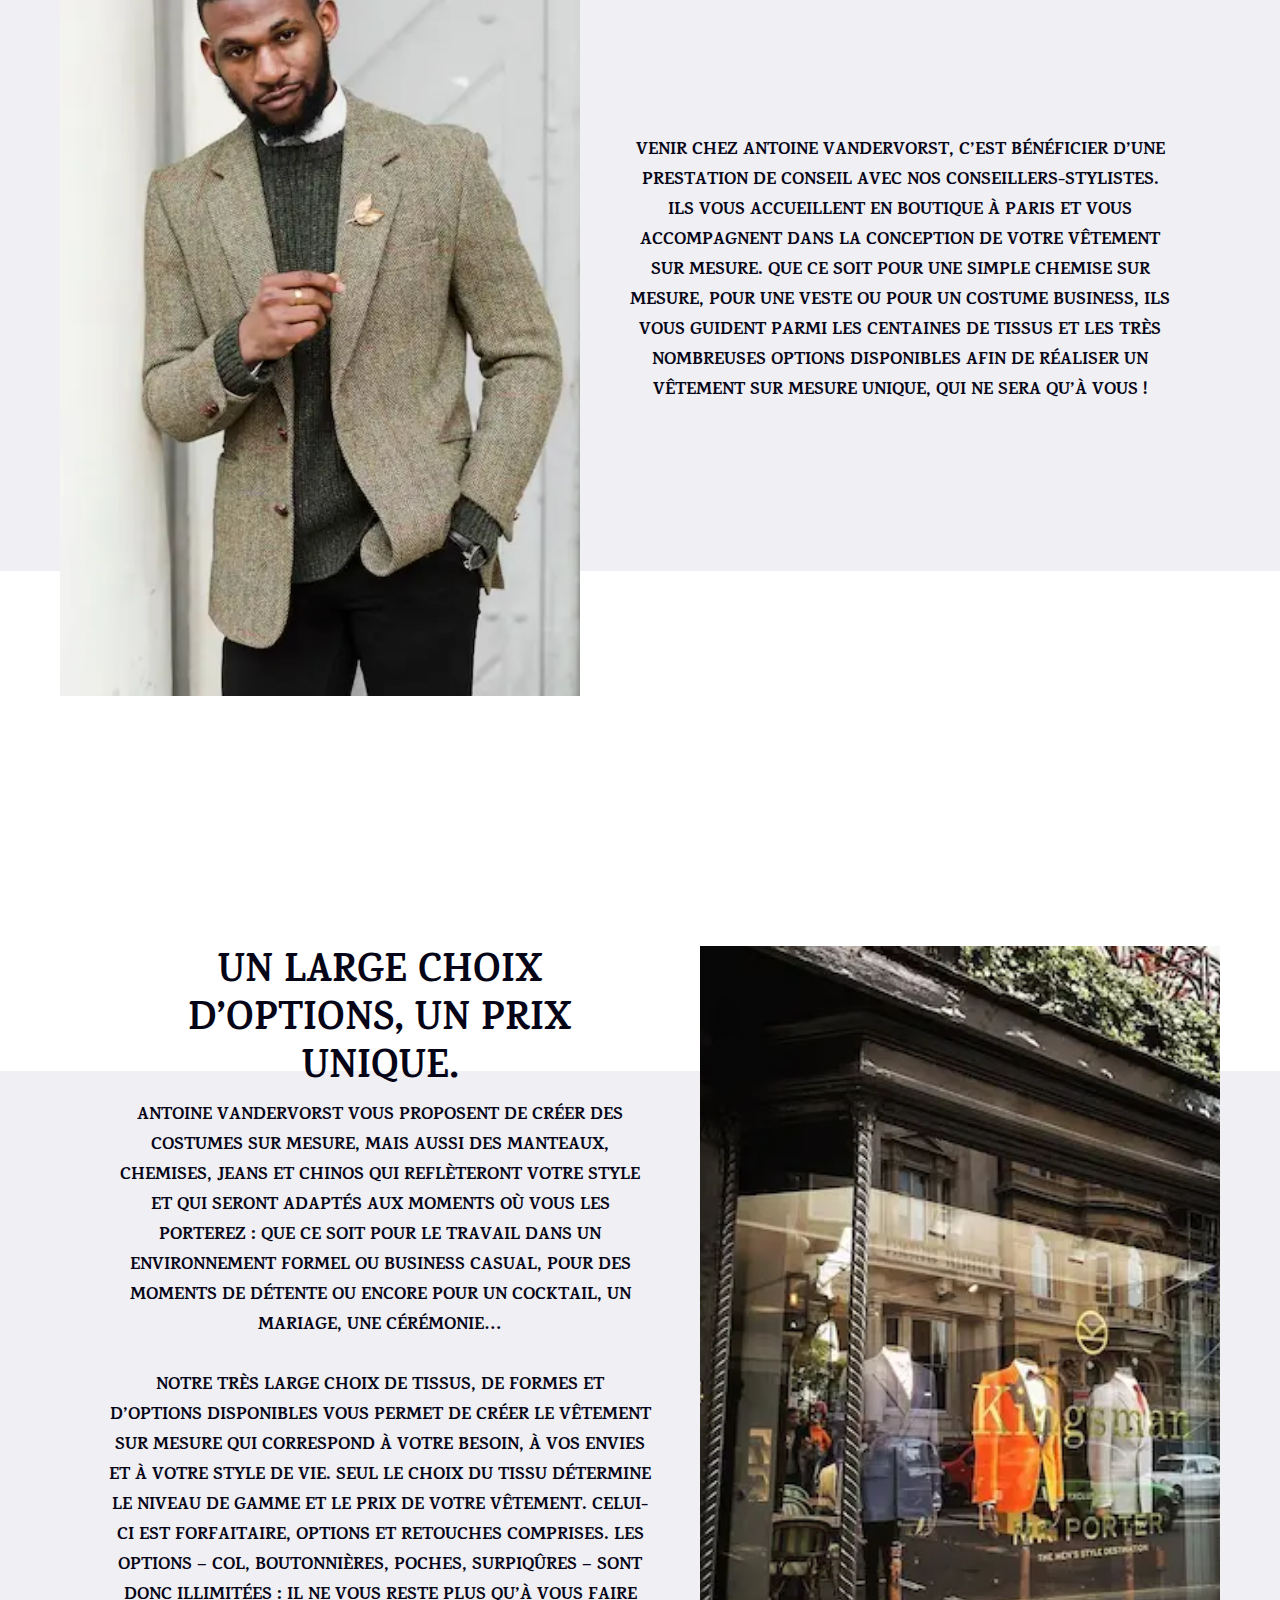
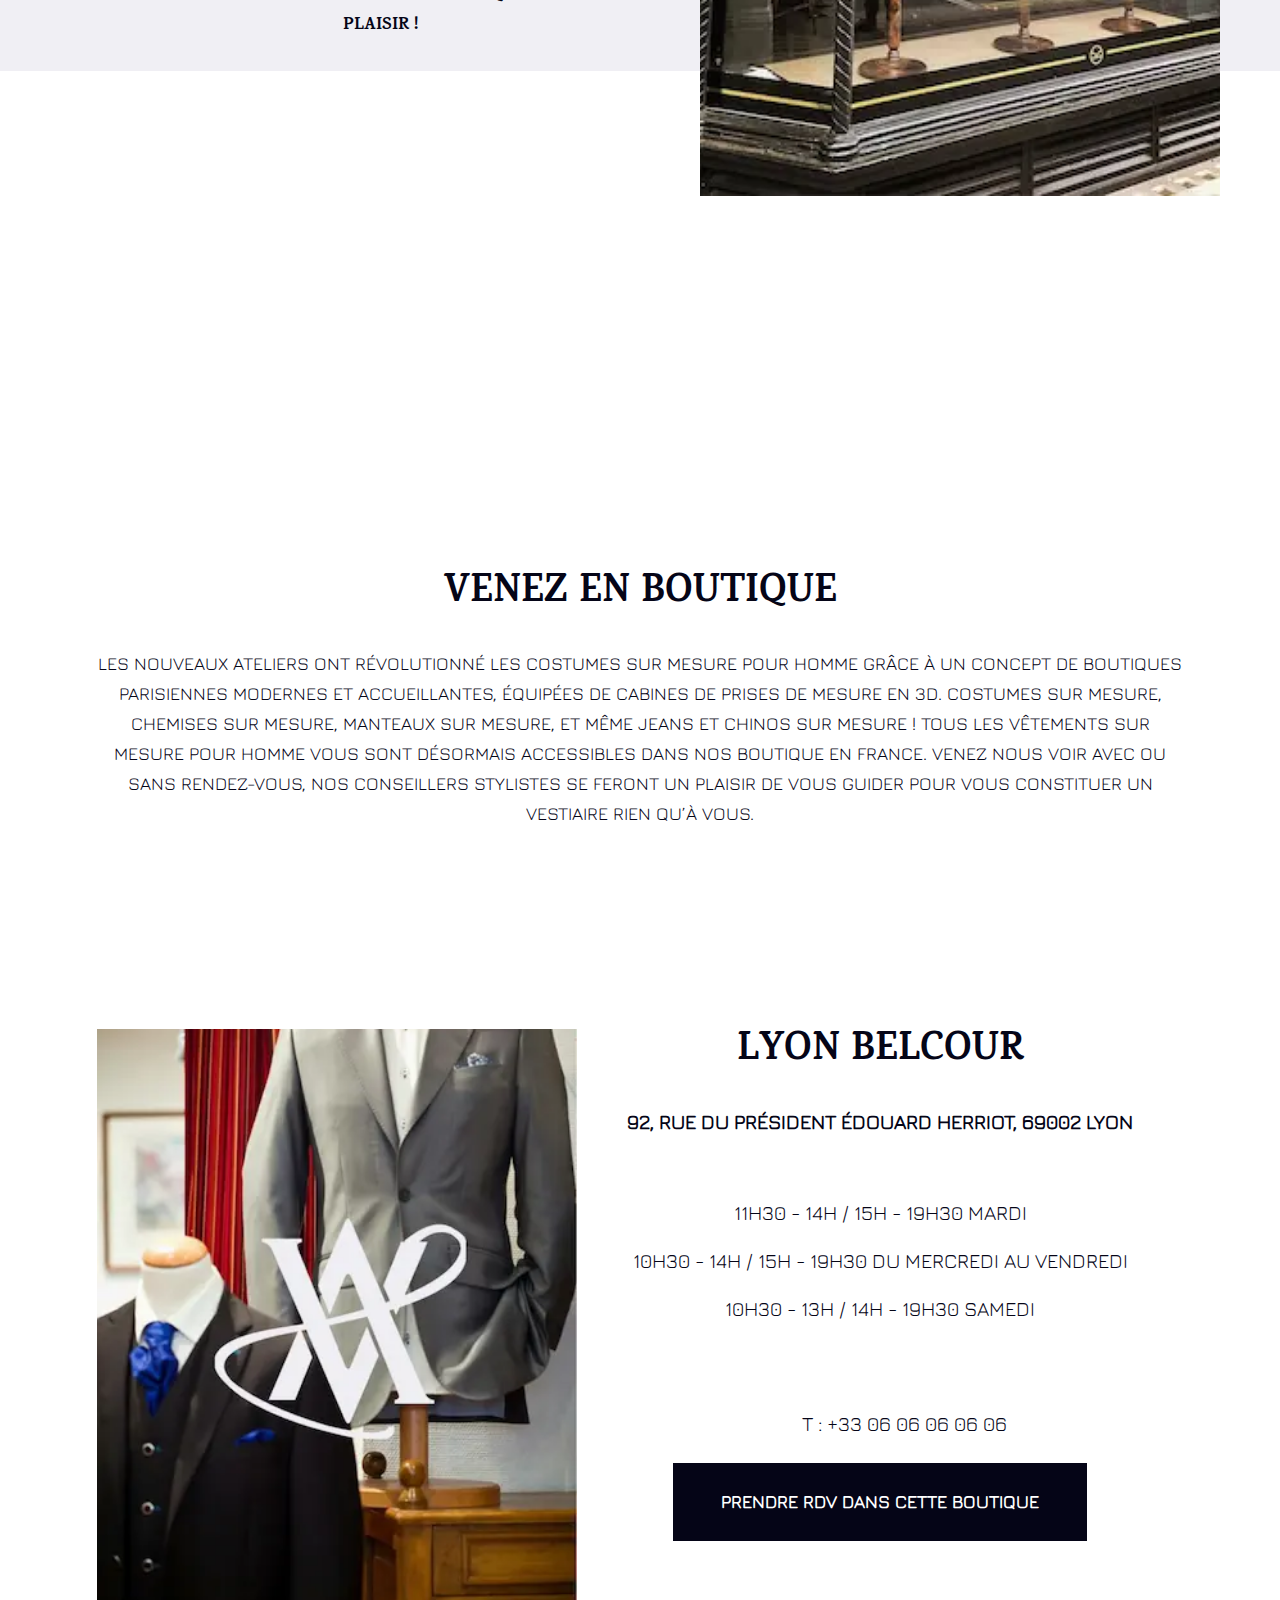
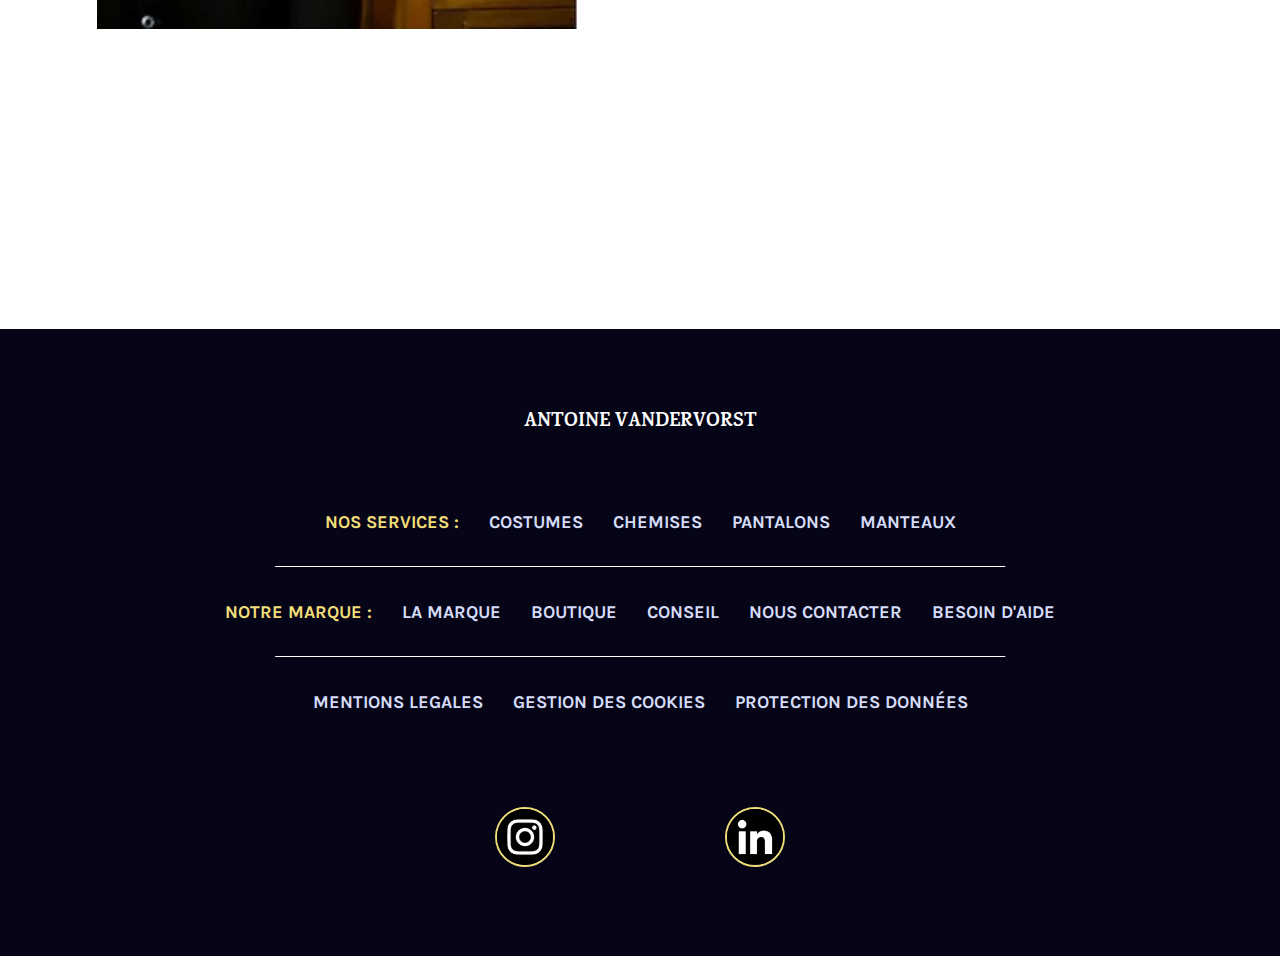
<file: pages/shop.html>
<!DOCTYPE html>
<html lang="fr">
  <head>
    <meta charset="UTF-8" />
    <meta name="viewport" content="width=device-width, initial-scale=1.0" />
    <title>Notre Boutique</title>
    <link rel="stylesheet" href="../styles/general.css" />
    <link rel="stylesheet" href="../styles/shop.css" />
  </head>
  <body>
    <header>
      <nav>
        <ul class="displayFLex">
          <li class="displayFLex">
            <a href="../index.html">
              <img
                src="../assets/images/header/LOGO.webp"
                alt="Logo de la marque : Antoine Vandervorst"
              />
            </a>
          </li>
          <li class="displayFLex btnHeader">
            <a href="suit.html">nos costumes</a>
          </li>
          <li class="displayFLex btnHeader">
            <a href="exclusivity.html">nos exclusivites</a>
          </li>
          <li class="displayFLex btnHeader">
            <a href="shop.html">la boutique</a>
          </li>
          <li class="displayFLex btnHeader">
            <a href="advice.html">conseil</a>
          </li>
        </ul>
      </nav>
      <hgroup>
        <h1>
          Prenez place dans un monde où l’élégance<br />
          rencontre l’artisanat d’excellence.
        </h1>
        <p>
          Antoine Vandervorst a révolutionné le costume sur mesure pour <br />
          les hommes en le mettant à la portée de tous grâce à un concept de
          <br />
          boutiques modernes et accueillantes. Chemises, manteaux, jeans et
          <br />
          chinos : nous avons désormais l’ambition de vous proposer tout le
          <br />
          vestiaire masculin sur mesure.
        </p>
      </hgroup>
    </header>

    <main>
      <div class="firstImageContainer displayFLex">
        <img
          src="../assets/images/shop/boutique_1.webp"
          alt="Photographie de l'intérieur d'un magasin de vêtements de luxe"
        />
      </div>
      <section id="surMesure">
        <figure class="displayFLex">
          <img
            src="../assets/images/shop/costume_1.webp"
            alt="Portrait d'un mannequin posé en costume"
          />
          <figcaption class="displayFLex">
            <h2>Un vêtement sur mesure rien qu’à soi.</h2>
            <p>
              Venir chez Antoine Vandervorst, c’est bénéficier d’une prestation
              de conseil avec nos conseillers-stylistes. Ils vous accueillent en
              boutique à Paris et vous accompagnent dans la conception de votre
              vêtement sur mesure. Que ce soit pour une simple chemise sur
              mesure, pour une veste ou pour un costume business, ils vous
              guident parmi les centaines de tissus et les très nombreuses
              options disponibles afin de réaliser un vêtement sur mesure
              unique, qui ne sera qu’à vous !
            </p>
          </figcaption>
        </figure>
      </section>
      <section id="largeChoix">
        <figure class="displayFLex rowReverse">
          <img
            src="../assets/images/shop/boutique_2.webp"
            alt="Photographie d'une devanture d'un magasin de vêtements de luxe"
          />
          <figcaption class="displayFLex">
            <h2>Un large choix d’options, un prix unique.</h2>
            <p>
              Antoine Vandervorst vous proposent de créer des costumes sur
              mesure, mais aussi des manteaux, chemises, jeans et chinos qui
              reflèteront votre style et qui seront adaptés aux moments où vous
              les porterez : que ce soit pour le travail dans un environnement
              formel ou business casual, pour des moments de détente ou encore
              pour un cocktail, un mariage, une cérémonie… <br /><br />Notre
              très large choix de tissus, de formes et d’options disponibles
              vous permet de créer le vêtement sur mesure qui correspond à votre
              besoin, à vos envies et à votre style de vie. Seul le choix du
              tissu détermine le niveau de gamme et le prix de votre vêtement.
              Celui-ci est forfaitaire, options et retouches comprises. Les
              options – col, boutonnières, poches, surpiqûres – sont donc
              illimitées : il ne vous reste plus qu’à vous faire plaisir !
            </p>
          </figcaption>
        </figure>
      </section>
      <section id="boutique">
        <h2>VENEZ EN BOUTIQUE</h2>
        <p>
          Les Nouveaux Ateliers ont révolutionné les costumes sur mesure pour
          homme grâce à un concept de boutiques parisiennes modernes et
          accueillantes, équipées de cabines de prises de mesure en 3D. Costumes
          sur mesure, chemises sur mesure, manteaux sur mesure, et même jeans et
          chinos sur mesure ! Tous les vêtements sur mesure pour homme vous sont
          désormais accessibles dans nos boutique en france. Venez nous voir
          avec ou sans rendez-vous, nos conseillers stylistes se feront un
          plaisir de vous guider pour vous constituer un vestiaire rien qu’à
          vous.
        </p>
      </section>
      <section id="informations">
        <figure class="displayFLex">
          <img
            src="../assets/images/shop/boutique_3.webp"
            alt="Photographie de l'intérieur du magasin de vêtements avec une vue sur 2 vestes de luxe avec le logo de la marque : Antoine Vandervorst"
          />
          <figcaption>
            <h2>Lyon Belcour</h2>
            <address>
              <a
                href="https://maps.app.goo.gl/TyfHh7rCewfkdQ8aA"
                target="_blank"
                >92, Rue du Président édouard herriot, 69002 Lyon</a
              >
              <p>
                11H30 - 14H / 15H - 19H30 MARDI
                <br /><br />
                10H30 - 14H / 15H - 19H30 DU MERCREDI AU VENDREDI
                <br /><br />
                10H30 - 13H / 14H - 19H30 SAMEDI
              </p>
              <a id="tel" href="tel:+330606060606"
                >T : +33 06 06 06 06 06</a
              >
            </address>

            <a href="">Prendre RDV Dans cette boutique</a>
          </figcaption>
        </figure>
      </section>
    </main>

    <footer>
      <h2>antoine vandervorst</h2>
      <nav>
        <ul class="displayFLex">
          <li>nos services :</li>
          <li>
            <a href="suit.html">costumes</a>
          </li>
          <li>
            <a href="suit.html">chemises</a>
          </li>
          <li>
            <a href="suit.html">pantalons</a>
          </li>
          <li>
            <a href="suit.html">manteaux</a>
          </li>
        </ul>
      </nav>
      <nav>
        <ul class="displayFLex">
          <li>notre marque :</li>
          <li>
            <a href="shop.html">la marque</a>
          </li>
          <li>
            <a href="shop.html">boutique</a>
          </li>
          <li>
            <a href="advice.html">conseil</a>
          </li>
          <li>
            <a href="shop.html#informations">nous contacter</a>
          </li>
          <li>
            <a href="">besoin d'aide</a>
          </li>
        </ul>
      </nav>
      <ul class="displayFLex">
        <li>
          <a href="">mentions legales</a>
        </li>
        <li>
          <a href="">gestion des cookies</a>
        </li>
        <li>
          <a href="">protection des données</a>
        </li>
      </ul>
      <ul class="displayFLex" id="socialMedia">
        <li>
          <a href="https://www.instagram.com/" target="_blank">
            <img
              src="../assets/images/footer/instagram.webp"
              alt="Logo instagram en négatif"
            />
          </a>
        </li>
        <li>
          <a href="https://www.linkedin.com/" target="_blank">
            <img
              src="../assets/images/footer/linkedIn.webp"
              alt="Logo linkedin en négatif"
            />
          </a>
        </li>
      </ul>
    </footer>
    <script src="../scripts/general.js"></script>
  </body>
</html>
</file>
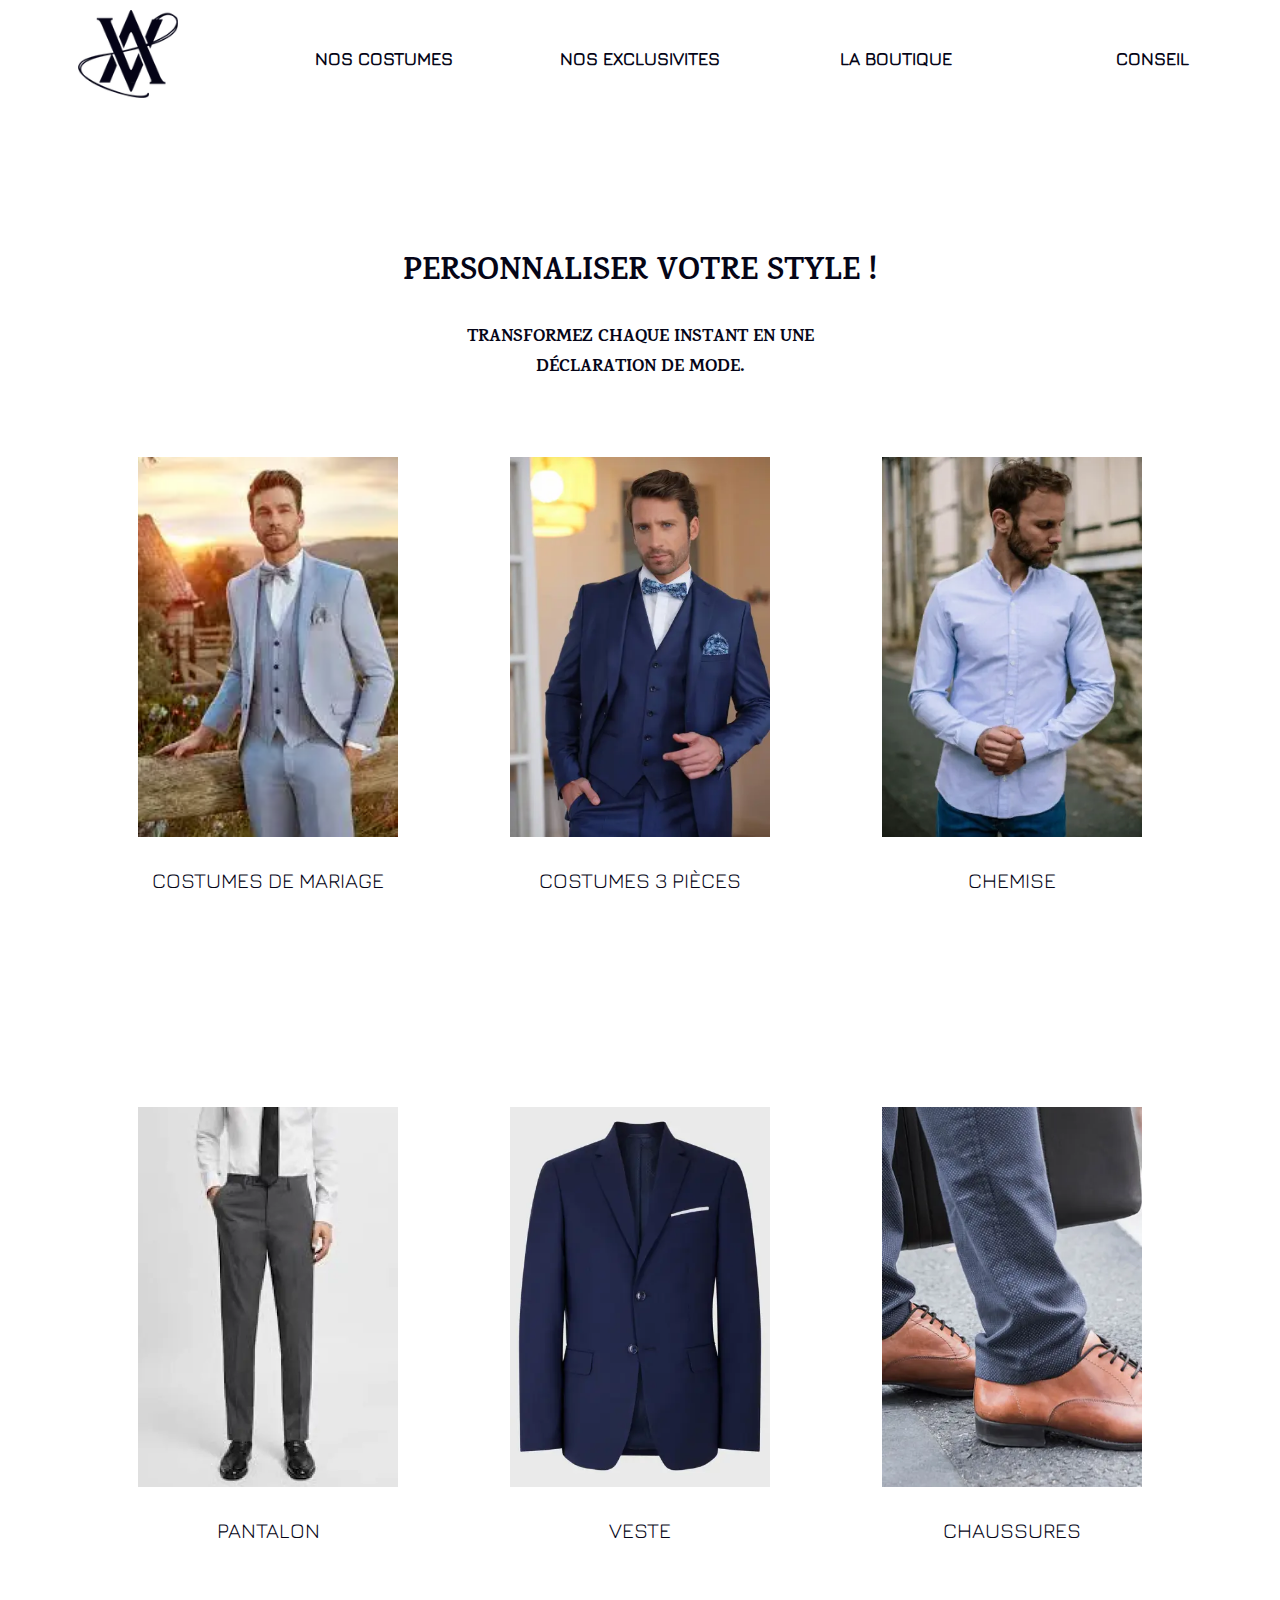
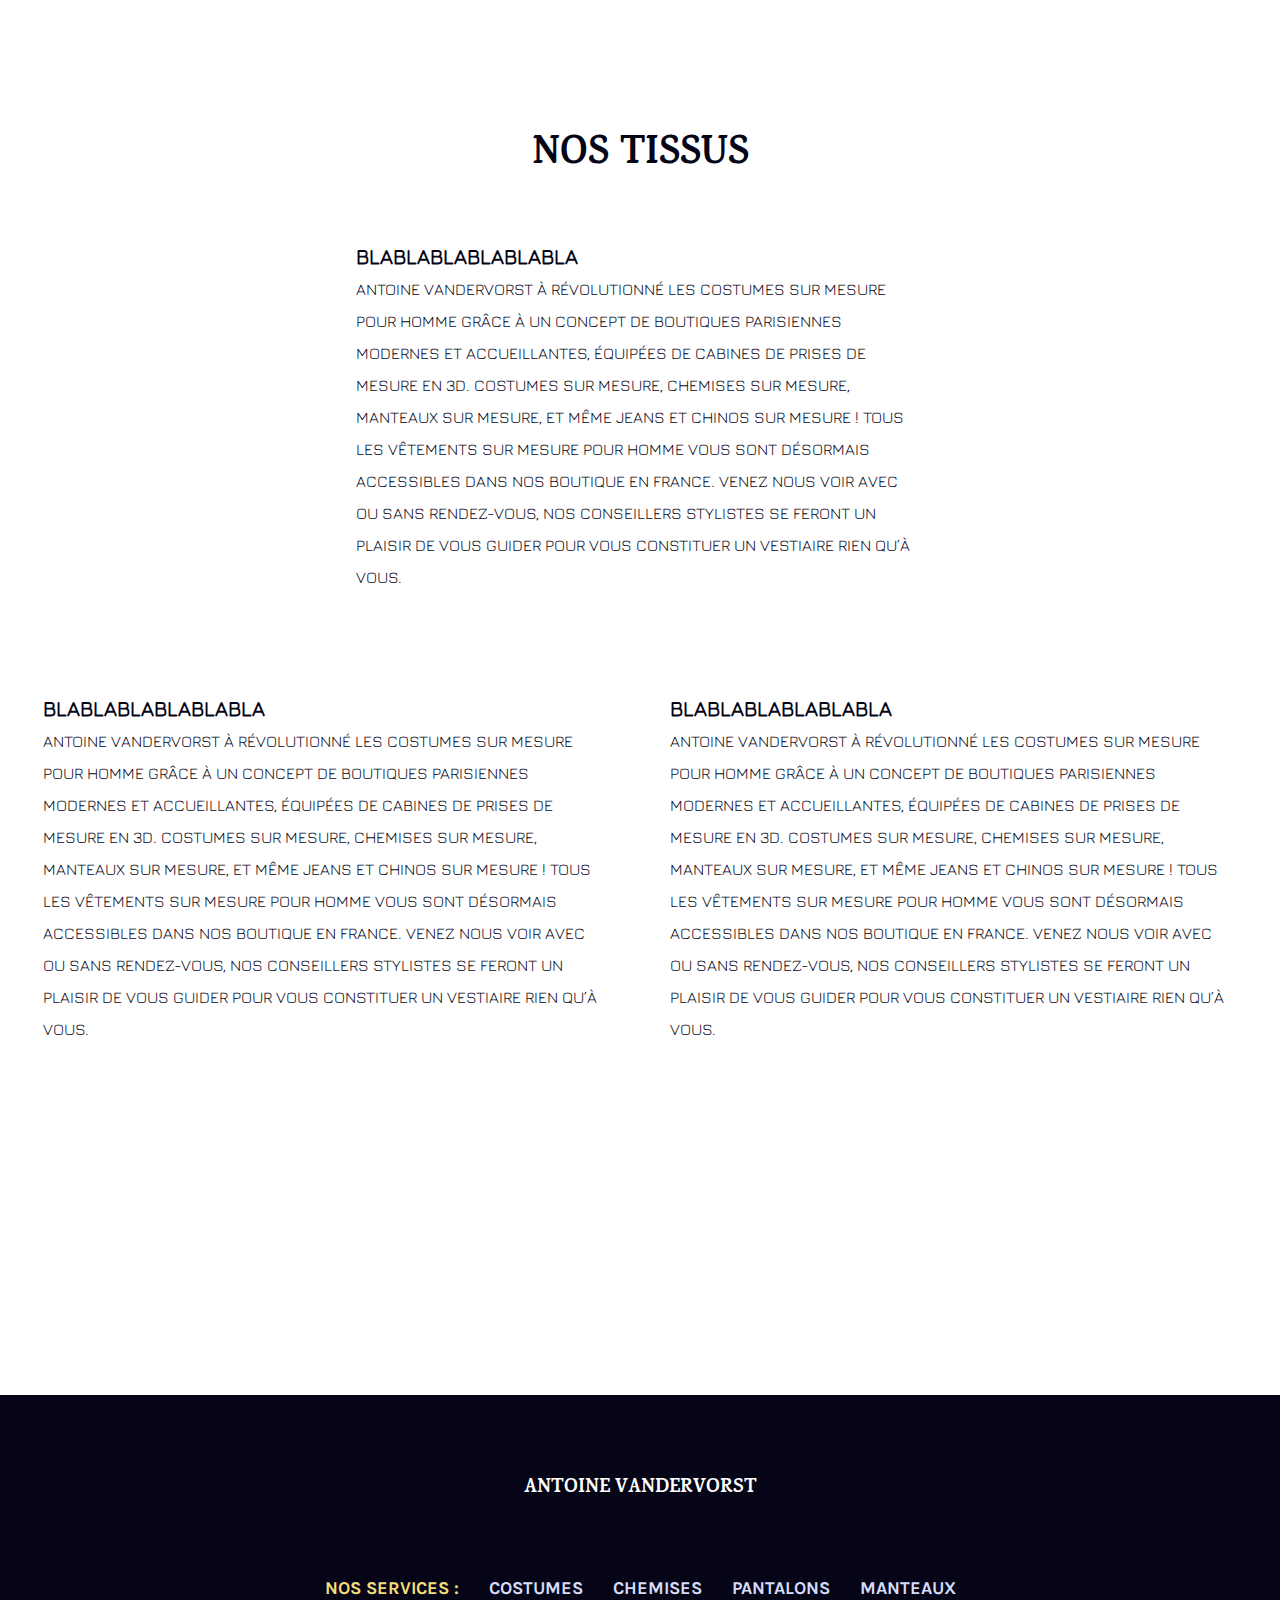
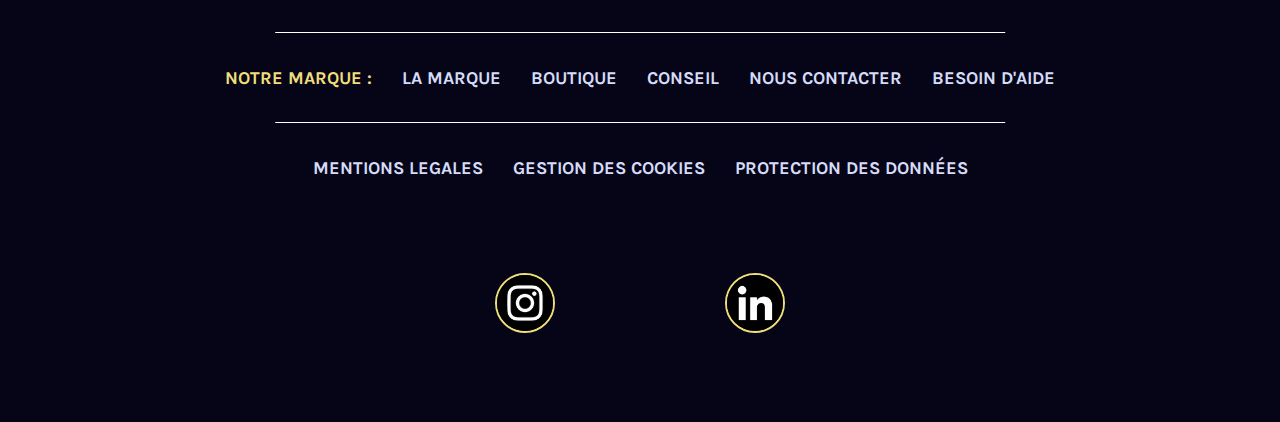
<file: pages/suit.html>
<!DOCTYPE html>
<html lang="fr">
  <head>
    <meta charset="UTF-8" />
    <meta name="viewport" content="width=device-width, initial-scale=1.0" />
    <title>Nos Costumes</title>
    <link rel="stylesheet" href="../styles/general.css" />
    <link rel="stylesheet" href="../styles/suit.css" />
  </head>
  <body>
    <header>
      <nav>
        <ul class="displayFLex">
          <li class="displayFLex">
            <a href="../index.html">
              <img
                src="../assets/images/header/LOGO.webp"
                alt="Logo de la marque : Antoine Vandervorst"
              />
            </a>
          </li>
          <li class="displayFLex btnHeader">
            <a href="suit.html">nos costumes</a>
          </li>
          <li class="displayFLex btnHeader">
            <a href="exclusivity.html">nos exclusivites</a>
          </li>
          <li class="displayFLex btnHeader">
            <a href="shop.html">la boutique</a>
          </li>
          <li class="displayFLex btnHeader">
            <a href="advice.html">conseil</a>
          </li>
        </ul>
      </nav>
      <hgroup>
        <h1>personnaliser votre style !</h1>
        <p>transformez chaque instant en une <br />déclaration de mode.</p>
      </hgroup>
    </header>
    <main>
      <section id="clothingChoice">
        <ul class="displayFLex listChoice">
          <li class="choice choiceRow1" id="R1choice1">
            <img
              src="../assets/images/suit/costume_7.webp"
              alt="Mannequin illustrant le choix - Costumes de mariage - avec un costume de mariage"
            />
            <h3>costumes de mariage</h3>
          </li>
          <li class="choice choiceRow1" id="R1choice2">
            <img
              src="../assets/images/suit/costume_6.webp"
              alt="Mannequin illustrant le choix - Costumes 3 pièces - avec un costume 3 pièces"
            />
            <h3>costumes 3 pièces</h3>
          </li>
          <li class="choice choiceRow1" id="R1choice3">
            <img
              src="../assets/images/suit/costume_1.webp"
              alt="Mannequin illustrant le choix - Chemise - avec une chemise"
            />
            <h3>chemise</h3>
          </li>
        </ul>
        <ul id="choiceList1" class="choiceList displayFLex"></ul>
        <ul class="displayFLex listChoice">
          <li class="choice choiceRow2" id="R2choice1">
            <img
              src="../assets/images/suit/bas_3.webp"
              alt="Mannequin illustrant le choix - Pantalon - avec une vue sur le pantalon"
            />
            <h3>pantalon</h3>
          </li>
          <li class="choice choiceRow2" id="R2choice2">
            <img
              src="../assets/images/suit/veste.webp"
              alt="Veste illustrant le choix - Veste"
            />
            <h3>veste</h3>
          </li>
          <li class="choice choiceRow2" id="R2choice3">
            <img
              src="../assets/images/suit/chaussure_4.webp"
              alt="Chaussures illustrant le choix - Chaussures"
            />
            <h3>chaussures</h3>
          </li>
        </ul>
        <ul id="choiceList2" class="choiceList displayFLex"></ul>
      </section>
      <section id="NosTissusSection">
        <h2>nos tissus</h2>
        <ul class="displayFLex">
          <li>
            <h3>Blablablablablabla</h3>
            <p>
              Antoine Vandervorst à révolutionné les costumes sur mesure pour
              homme grâce à un concept de boutiques parisiennes modernes et
              accueillantes, équipées de cabines de prises de mesure en 3D.
              Costumes sur mesure, chemises sur mesure, manteaux sur mesure, et
              même jeans et chinos sur mesure ! Tous les vêtements sur mesure
              pour homme vous sont désormais accessibles dans nos boutique en
              france. Venez nous voir avec ou sans rendez-vous, nos conseillers
              stylistes se feront un plaisir de vous guider pour vous constituer
              un vestiaire rien qu’à vous.
            </p>
          </li>
          <li>
            <h3>Blablablablablabla</h3>
            <p>
              Antoine Vandervorst à révolutionné les costumes sur mesure pour
              homme grâce à un concept de boutiques parisiennes modernes et
              accueillantes, équipées de cabines de prises de mesure en 3D.
              Costumes sur mesure, chemises sur mesure, manteaux sur mesure, et
              même jeans et chinos sur mesure ! Tous les vêtements sur mesure
              pour homme vous sont désormais accessibles dans nos boutique en
              france. Venez nous voir avec ou sans rendez-vous, nos conseillers
              stylistes se feront un plaisir de vous guider pour vous constituer
              un vestiaire rien qu’à vous.
            </p>
          </li>
          <li>
            <h3>Blablablablablabla</h3>
            <p>
              Antoine Vandervorst à révolutionné les costumes sur mesure pour
              homme grâce à un concept de boutiques parisiennes modernes et
              accueillantes, équipées de cabines de prises de mesure en 3D.
              Costumes sur mesure, chemises sur mesure, manteaux sur mesure, et
              même jeans et chinos sur mesure ! Tous les vêtements sur mesure
              pour homme vous sont désormais accessibles dans nos boutique en
              france. Venez nous voir avec ou sans rendez-vous, nos conseillers
              stylistes se feront un plaisir de vous guider pour vous constituer
              un vestiaire rien qu’à vous.
            </p>
          </li>
        </ul>
      </section>
    </main>
    <footer>
      <h2>antoine vandervorst</h2>
      <nav>
        <ul class="displayFLex">
          <li>nos services :</li>
          <li>
            <a href="suit.html">costumes</a>
          </li>
          <li>
            <a href="suit.html">chemises</a>
          </li>
          <li>
            <a href="suit.html">pantalons</a>
          </li>
          <li>
            <a href="suit.html">manteaux</a>
          </li>
        </ul>
      </nav>
      <nav>
        <ul class="displayFLex">
          <li>notre marque :</li>
          <li>
            <a href="shop.html">la marque</a>
          </li>
          <li>
            <a href="shop.html">boutique</a>
          </li>
          <li>
            <a href="advice.html">conseil</a>
          </li>
          <li>
            <a href="shop.html#informations">nous contacter</a>
          </li>
          <li>
            <a href="">besoin d'aide</a>
          </li>
        </ul>
      </nav>
      <ul class="displayFLex">
        <li>
          <a href="">mentions legales</a>
        </li>
        <li>
          <a href="">gestion des cookies</a>
        </li>
        <li>
          <a href="">protection des données</a>
        </li>
      </ul>
      <ul class="displayFLex" id="socialMedia">
        <li>
          <a href="https://www.instagram.com/" target="_blank">
            <img
              src="../assets/images/footer/instagram.webp"
              alt="Logo instagram en négatif"
            />
          </a>
        </li>
        <li>
          <a href="https://www.linkedin.com/" target="_blank">
            <img
              src="../assets/images/footer/linkedIn.webp"
              alt="Logo linkedin en négatif"
            />
          </a>
        </li>
      </ul>
    </footer>
    <script src="../scripts/general.js"></script>
    <script src="../scripts/suit.js"></script>
  </body>
</html>
</file>
<file: styles/general.css>
@font-face{font-family:Karma Bold;src:url(../assets/font/Karma-Bold.woff2)}@font-face{font-family:Karla Bold;src:url(../assets/font/Karla-Bold.woff2)}@font-face{font-family:Jura Regular;src:url(../assets/font/Jura-Regular.woff2)}*{box-sizing:border-box;margin:0;padding:0;text-transform:uppercase}body{color:#050517;font-family:Jura Regular;font-size:18px;line-height:30px}ul{list-style:none;padding:0}a{color:#050517;font-weight:700;text-decoration:none}img{object-fit:cover;object-position:center}h1{font-size:32px}h1,h2{font-family:Karma Bold;line-height:48px}h2{font-size:40px;text-align:center}.displayFLex{display:flex}.rowReverse{flex-direction:row-reverse}.column{flex-direction:column}main{a{background-color:#050517;color:#fff;cursor:pointer;display:block;transition:.3s}a:hover{background-color:#f2de79;color:#050517}}header{margin-top:250px;text-align:center;nav{background-color:#fff;padding:10px 0;position:fixed;top:0;width:100%;z-index:300;img{width:100px}li{align-items:center;justify-content:center;width:20%}a{position:relative}}hgroup{margin:50px;p{font-family:Karma Bold;margin-top:25px}}}.btnHeader{a:before{background-color:#050517;bottom:0;content:"";display:block;height:2px;position:absolute;transition:.5s;width:0}}.btnHeader:hover,.btnHeaderActive{a:before{width:100%}}footer{background-color:#050517;color:#fff;font-family:Karla Bold;padding:70px 0 20px;h2{font-size:20px;margin-bottom:30px}ul{justify-content:center}nav{position:relative}nav:after{background-color:#fff;bottom:0;content:"";height:.8px;left:50%;position:absolute;transform:translateX(-50%);width:57%}li{color:#f2de79;margin:0 15px;padding:30px 0}a{color:#d5dcf9}#socialMedia{img{border:2px solid #f2de79;border-radius:50px;height:60px;margin:30px 70px;width:60px}}}.hidden{display:none}.elementList{background-color:#fff;height:550px;margin:80px 0 100px;overflow:visible;position:relative;width:90%;figure{align-items:center;display:flex;height:100%;justify-content:center;position:relative;img{height:630px!important;width:400px!important}figcaption{margin:0 30px;text-align:center;width:48%;h2{font-size:32px;margin:50px 0 64px}p{font-family:Karma;margin-bottom:20px}a,p{font-size:16px}a{border:none;cursor:pointer;display:block;margin:20px auto 0;padding:20px 0;width:70%}}}}
</file>
<file: styles/index.css>
main{#carrousel{align-items:end;background-color:#f0eff4;height:300px;margin:280px 0 50px;position:relative;width:100%;div{align-items:center;flex-wrap:nowrap;height:500px;justify-content:center;margin:0 auto 64px;overflow:hidden;position:relative;width:1100px}ul{height:100%;position:relative;transition:1s;width:auto;li{display:block;flex:0 0 auto;height:100%;width:100%}}button{align-items:center;background-color:transparent;border:none;cursor:pointer;margin:0 48px;position:absolute;transition:.3s;span{background-color:aqua;display:block;height:70px;margin:0 3px;width:2px}:nth-child(2){background-color:blue;height:110px}}#carrouselBtnLeft{left:0;span{background-color:#f2de79}}#carrouselBtnRight{right:0;transform:rotate(180deg);span{background-color:#fff}}button:hover{transform:scale(1.1)}#carrouselBtnRight:hover{transform:rotate(180deg) scale(1.1)}article{align-items:center;background-size:cover!important;flex-direction:column;height:100%;justify-content:end;text-align:center;width:100%;h2{color:#fff;display:inline-block;text-shadow:0 3px 10px #050517}a{bottom:32px;margin:104px 0 48px;padding:8px 48px}}#shoes{background:linear-gradient(rgba(5,5,23,.3),rgba(5,5,23,.3)),url(../assets/images/home/carrousel_image_1.webp)}#exclusiveSuit{background:linear-gradient(rgba(5,5,23,.3),rgba(5,5,23,.3)),url(../assets/images/home/carrousel_image_2.webp)}#suit3pieces{background:linear-gradient(rgba(5,5,23,.3),rgba(5,5,23,.3)),url(../assets/images/home/carrousel_image_3.webp)}}#listInfoTissu{margin-bottom:150px;padding:56px;text-align:center;figure{align-items:center;flex-direction:column}li{border:2px solid #d5dcf9;margin:0 16px;padding:16px}li:first-child{img{width:100%}}li:nth-child(2){img{width:55%}}li:nth-child(3),li:nth-child(4){img{margin-bottom:16px;width:40%}}}#antoineVandervortSection{margin-bottom:50px;padding:72px;width:100%;hgroup{margin-bottom:72px;text-align:center;width:100%}h2{font-size:56px}section{position:relative;width:50%}section:nth-child(3){left:calc(55% - 72px);margin:48px 0}}#nosTailleursSection{margin-bottom:150px;h2{margin-bottom:50px}ul{justify-content:center}li{margin:0 88px}img{height:600px;width:350px}a{background-color:transparent;color:#050517}}}
</file>
<file: styles/advice.css>
body{h3,p{font-family:Karma Bold}}h2{margin-bottom:32px}img{display:block}article{cursor:pointer;transition:.3s}.articleActive,article:hover{background-color:#050517;h3{color:#f2de79}p{color:#fff}}section{h3{font-size:28px;line-height:40px}p{font-size:16px}}#adviceNeed,#mostViewAdvice{margin-bottom:88px;img{height:250px;margin:0 auto 16px;transition:1s;width:250px}#adviceNeedList,#mostViewAdviceList{justify-content:center;padding:0 32px}li{width:25%}article{height:100%;padding:16px 24px}h3{margin-bottom:10px}}#mostViewAdvice{li:hover{width:40%;z-index:200;img{height:400px;width:400px}}}#adviceNeed{#adviceNeedList{background-color:#f0eff4;padding:32px}li{margin:0 8px;padding:0}}#allAdvices{margin-bottom:200px;h3{font-size:20px}img{height:180px;width:180px}ul{flex-wrap:wrap;justify-content:center;margin:0 auto;width:1250px}li{margin:16px}article{padding:10px}h3{padding:24px}button{background-color:#050517;border:none;color:#fff;display:block;font-family:Jura Regular;font-size:24px;font-weight:500;margin:0 auto;padding:16px 56px;transition:.3s}button:hover{background-color:#f2de79;color:#050517}}#adviceNeedInfo,#mostViewAdviceInfo{background-color:#f0eff4;margin:0 56px;padding:72px;text-align:center;img{height:400px;width:100%}h3{margin:88px;padding:0 150px}p{margin:0 0 56px;padding:0 190px}}
</file>
<file: styles/exclusivity.css>
main{#imgHero{display:block;height:700px;margin:0 auto 150px;padding:0;width:70%}#limitedRangeSection{text-align:center;hgroup{margin-bottom:150px}h2{margin-bottom:48px}img{height:100%;position:relative;width:100%}.choiceLimitedRange{align-items:center;background-color:#f0eff4;height:300px;justify-content:center;margin-bottom:200px;width:100%;li{cursor:pointer;height:450px;margin:0 24px;position:relative;width:350px;.layer{transition:.3s}}}.limitedRangeChoice:hover{.layer{opacity:0}}.limitedRangeChoiceActive{opacity:0}.layer{background-color:hsla(0,0%,85%,.3);height:100%;left:0;position:absolute;top:0;width:100%}}#limitedRangeInfo{align-items:center;background-color:#f0eff4;flex-direction:column;flex-wrap:nowrap;margin:0 95px 150px;overflow:visible;position:relative}}
</file>
<file: styles/shop.css>
main{text-align:center;.firstImageContainer{align-items:center;background-color:#f0eff4;height:250px;justify-content:center;margin:300px 0 250px;position:relative;width:100%;img{height:550px;margin-bottom:200px;position:absolute;width:850px}}#largeChoix,#surMesure{margin:500px 0;figure{align-items:center;background-color:#f0eff4;height:600px;justify-content:center;padding:0 60px;img{height:850px;width:520px}figcaption{align-items:center;height:100%;margin:0 48px;position:relative;width:580px;h2{position:absolute;top:-120px}p{font-family:Karma Bold}}}}#boutique{padding:0 95px;p{margin:30px 0 200px}}#informations{margin-bottom:300px;figure{justify-content:center;padding:0 60px}img{height:600px;width:480px}figcaption{padding:0 50px}h2{margin-bottom:30px}a{display:inline-block;padding:24px 48px}address{font-size:20px;font-style:normal;p{line-height:24px;margin:64px 0}a{background-color:transparent;color:#050517;padding:0;width:100%}#tel{font-family:Jura Regular!important;font-weight:lighter;margin:24px}}}}
</file>
<file: styles/suit.css>
main{padding-bottom:350px;#clothingChoice{text-align:center;.listChoice{align-items:start;justify-content:center;img{height:380px;width:260px}ul.displayFLex{flex-wrap:wrap;justify-content:center;margin-top:180px}li{cursor:pointer;height:480px;margin:0 0 20px;padding:24px;h3{font-weight:500;margin-top:20px;transition:.3s}}.choice{transition:.3s}.activeSuitChoice,.choice:hover{background-color:#050517;color:#f2de79}li:nth-child(2){margin:0 64px}}}#choiceList1,#choiceList2{align-items:center;background-color:#f0eff4;flex-direction:column;flex-wrap:nowrap;margin:0 95px 150px;overflow:hidden;position:relative;transition:1s}#NosTissusSection{line-height:32px;.displayFLex{flex-wrap:wrap;justify-content:center}h2{margin-bottom:60px}li{margin-top:100px;padding:0 30px;width:49%}li:first-child{margin:0 5%}p{font-size:16px}}}
</file>
